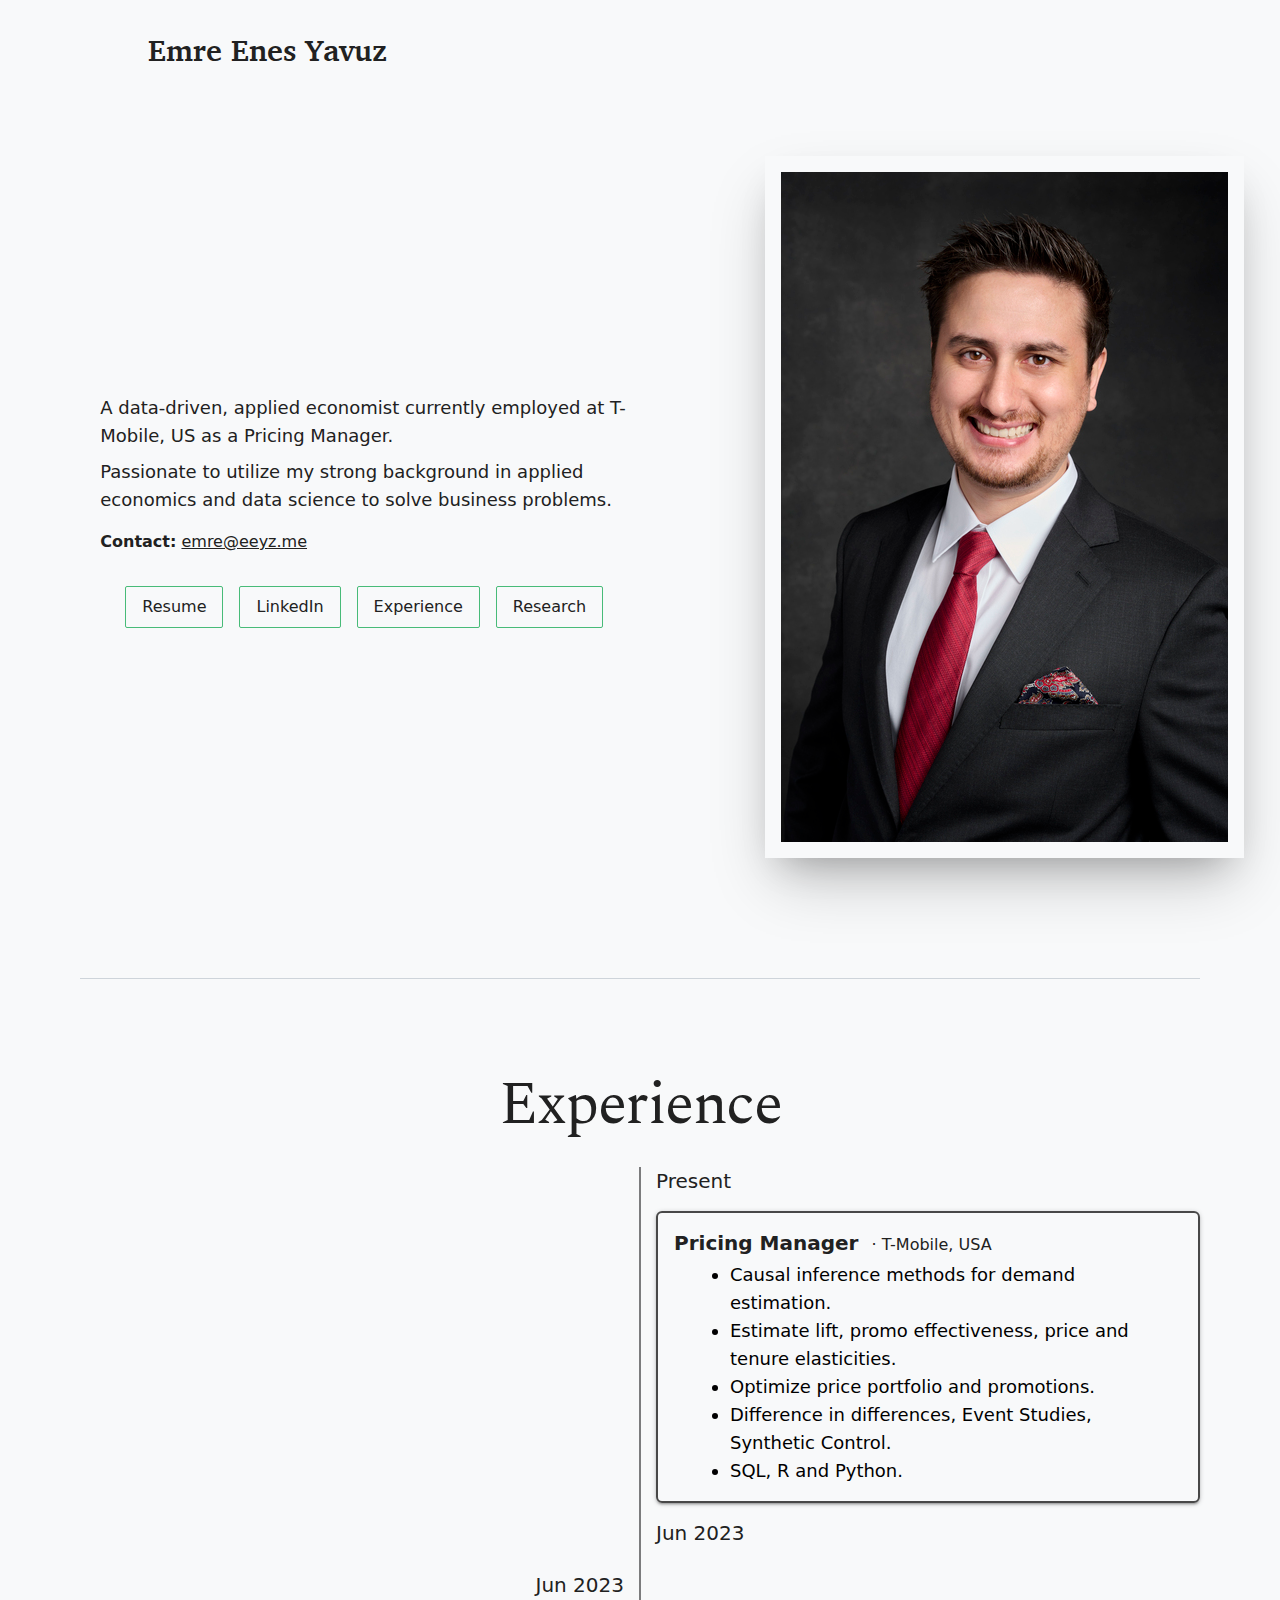
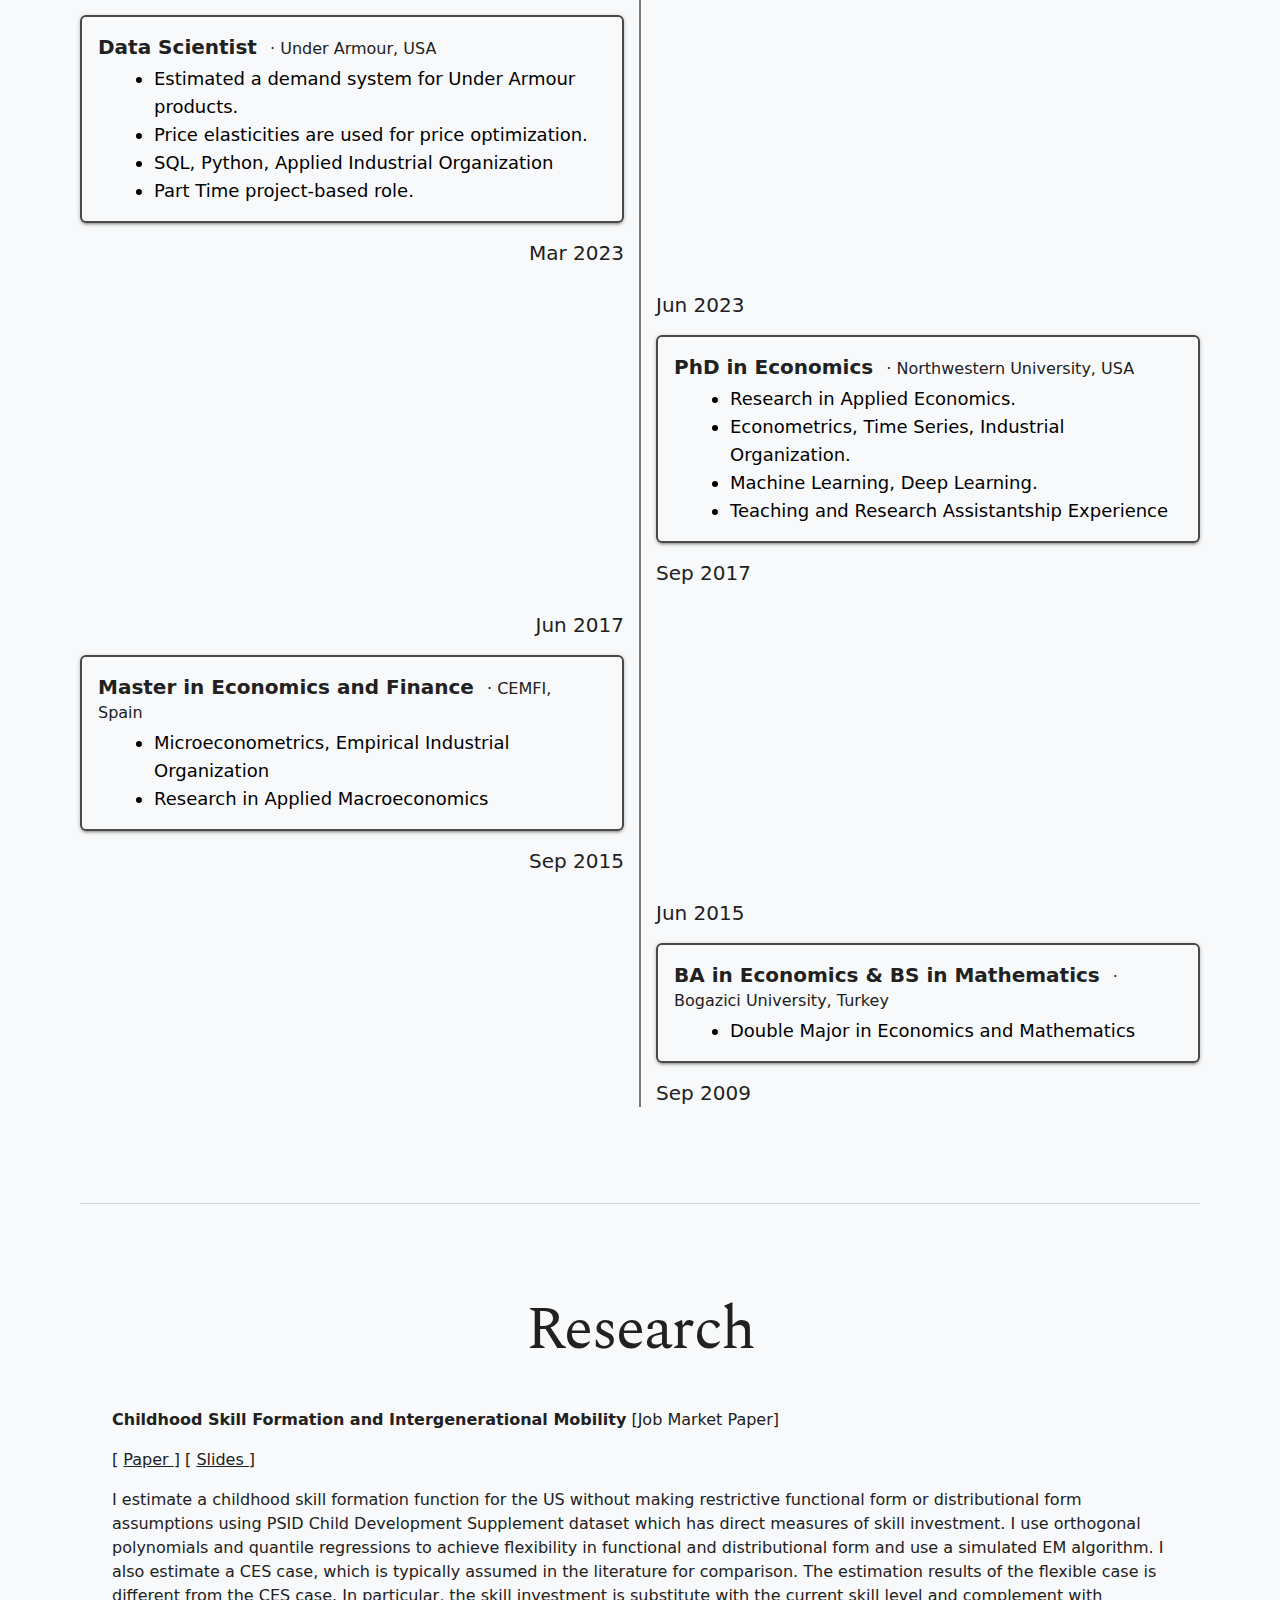
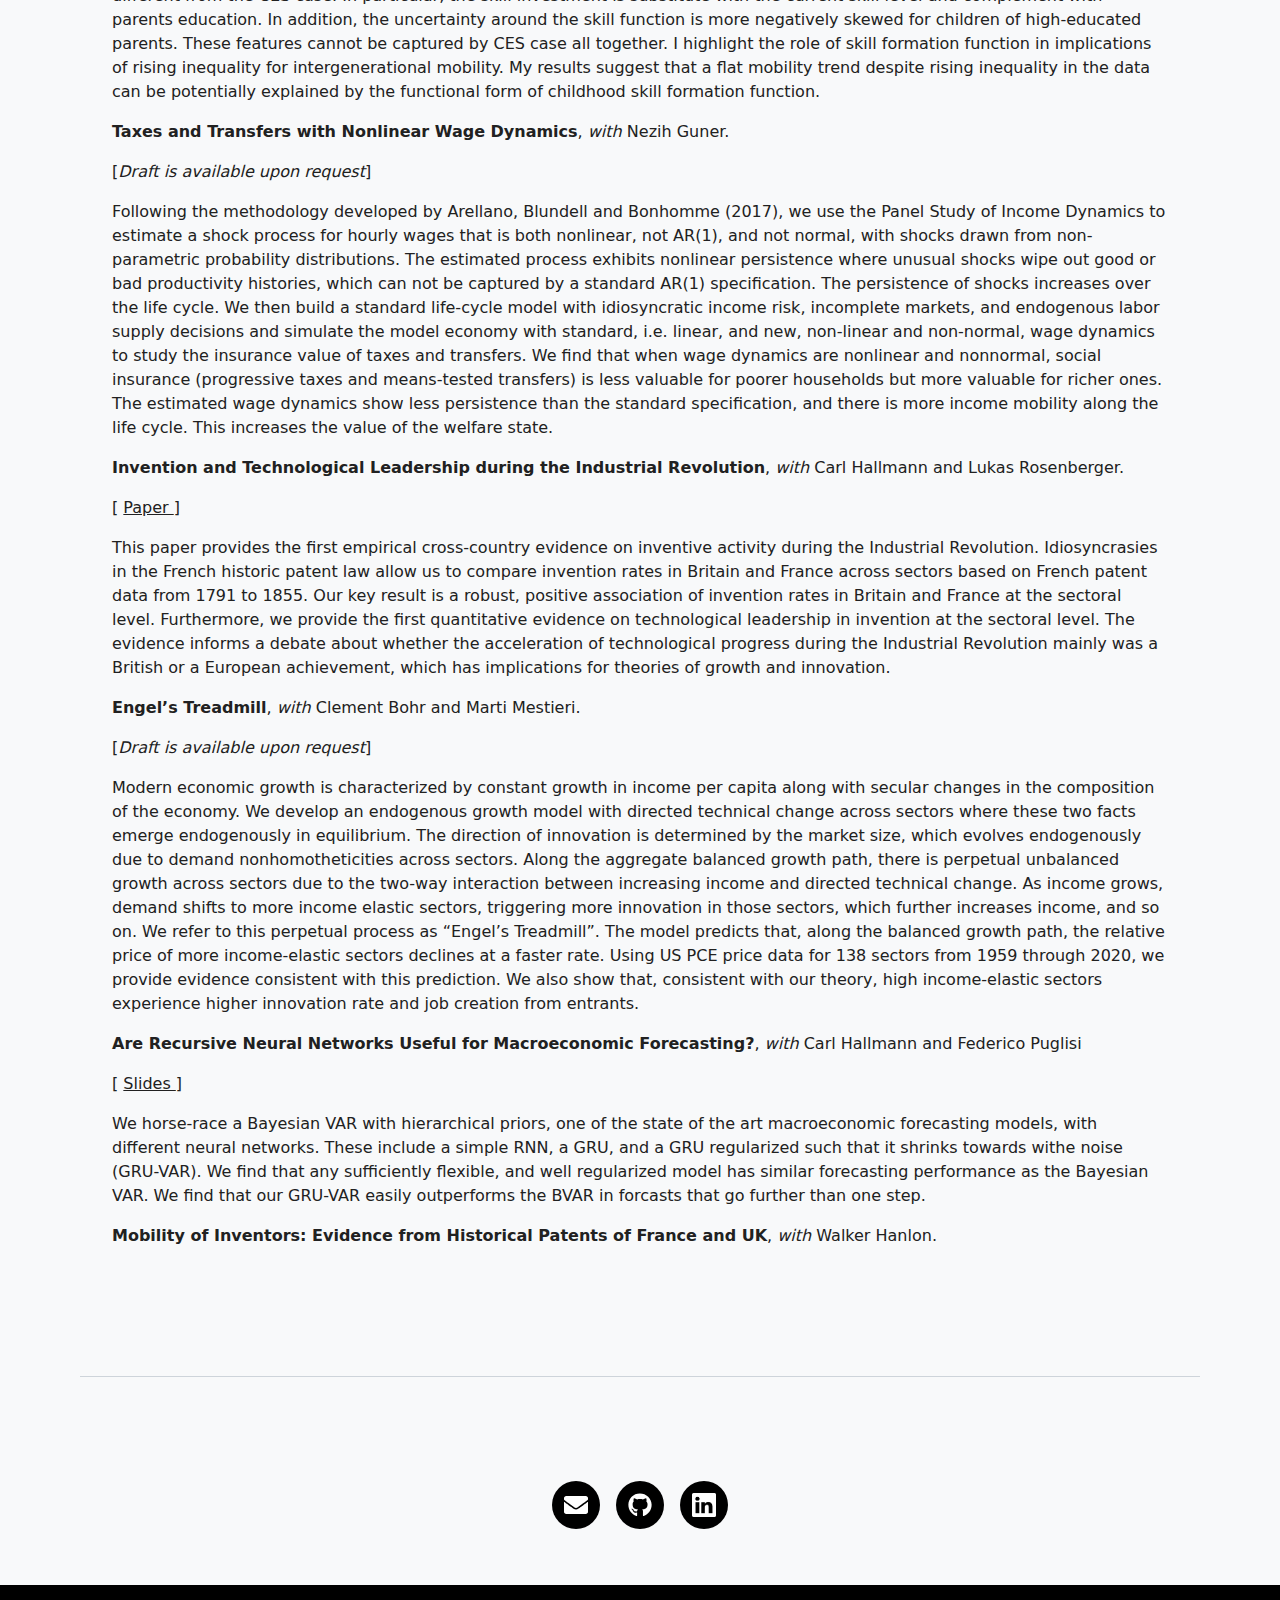
<file: index.html>
<!DOCTYPE html>
<html lang='en' class=''>

<head>
	<meta name="generator" content="Hugo 0.92.2" />
	<meta http-equiv="Content-Type" content="text/html; charset=utf-8" />
<meta name=viewport content="width=device-width, initial-scale=1">



<meta name="description" content="Personal Website of Emre Enes Yavuz" />



<title>
	Emre Enes Yavuz
	
</title>

<link href="/index.xml" rel="alternate" type="application/rss+xml" title="Emre Enes Yavuz" />



<link rel="icon" href="/favicon.ico">

	
















<script src="/js/pico.min.f68158e607f7493b08ceb09d0d24efe0.js" intergrity="md5-9oFY5gf3STsIzrCdDSTv4A==" crossorigin="anonymous"></script>


	





<link rel="stylesheet" href="/css/main.min.117cdd134fc4cf3158feb770fb77b5cf.css" crossorigin="anonymous" media="screen"
	integrity="md5-EXzdE0/EzzFY/rdw+3e1zw==">












<link rel="stylesheet" href="/style/style.min.d41d8cd98f00b204e9800998ecf8427e.css" crossorigin="anonymous" media="screen"
	integrity="md5-1B2M2Y8AsgTpgAmY7PhCfg==">










<link rel="stylesheet" href="/css/main.min.1b6695ede8a03de873124c10b957342b.css" crossorigin="anonymous" media="screen"
	integrity="md5-G2aV7eigPehzEkwQuVc0Kw==">


</head>

<body class="min-h-screen bg-secondary-light dark:bg-secondary text-primary relative pb-24">
	
	<div id="top" class="dark"></div>

<header class="w-full flex items-center justify-between px-5 mx-auto md:pt-8 md:max-w-5xl pt-5">
	
	<div class="flex items-center">
		<a href="/" class="inline-block font-bold no-underline select-none">
			<h1 class="hidden md:block font-charter tracking-normal m-0">
				Emre Enes Yavuz
			</h1>

			<div class="md:hidden">
				<div class="w-8 h-8 relative font-bold bg-white blend-diff">
	<h1 class="absolute-center m-0 font-charter text-2xl text-gray-100 blend-diff select-none">
		E
	</h1>
</div>
			</div>
		</a>
		
	</div>

	<nav class="">
		
	</nav>
</header>
	
	
	

	<main class="w-full px-4 pt-8 mx-auto md:max-w-4xl overflow-x-hidden md:overflow-visible lg:max-w-5xl xl:max-w-6xl 2xl:max-w-screen-xl">






<section id="hero" class="mt-8 mx-auto flex flex-wrap items-center">
	<div
		class="mx-auto p-2 sm:p-8 text-left  md:pl-0 md:w-1/2 ">
		<div>
			<h3 id="a-data-driven-applied-economist-currently-employed-at-t-mobile-us-as-a-pricing-manager">A data-driven, applied economist currently employed at T-Mobile, US as a Pricing Manager.</h3>
<h3 id="passionate-to-utilize-my-strong-background-in-applied-economics-and-data-science-to-solve-business-problems">Passionate to utilize my strong background in applied economics and data science to solve business problems.</h3>
<p><strong>Contact:</strong> 




<a href="mailto:emre@eeyz.me" 
	class="underline " >
	emre@eeyz.me
</a></p>

		</div>
		<div class="mx-auto mt-8 mb-8 md:mb-0 flex justify-center">
			
			
			

			
			
			














<a  class='px-4 py-2 mx-2 rounded-sm text-center border border-accent hover:border-accent-dark transition duration-300 ease-in-out no-underline hover:bg-accent-dark hover:text-secondary dark:hover:text-primary dark:text-primary' href='/docs/resume.pdf'>
  Resume
</a>

			
			
			

			
			
			














<a  class='px-4 py-2 mx-2 rounded-sm text-center border border-accent hover:border-accent-dark transition duration-300 ease-in-out no-underline hover:bg-accent-dark hover:text-secondary dark:hover:text-primary dark:text-primary' href='https://www.linkedin.com/in/eeyz/'>
  LinkedIn
</a>

			
			
			

			
			
			














<a  class='px-4 py-2 mx-2 rounded-sm text-center border border-accent hover:border-accent-dark transition duration-300 ease-in-out no-underline hover:bg-accent-dark hover:text-secondary dark:hover:text-primary dark:text-primary' href='/#timeline'>
  Experience
</a>

			
			
			

			
			
			














<a  class='px-4 py-2 mx-2 rounded-sm text-center border border-accent hover:border-accent-dark transition duration-300 ease-in-out no-underline hover:bg-accent-dark hover:text-secondary dark:hover:text-primary dark:text-primary' href='/#pages'>
  Research
</a>

			
		</div>
	</div>

	
	<div
		class="my-6 p-4 mx-auto max-w-3/4 sm:max-w-2/3 lg:max-w-1/2 lg:relative xl:-right-10 xl:-right-16 shadow-soft relative bg-secondary-light">
		<img src="/img/myphoto_small.jpg" alt="hero image" class="max-h-vh-3/4">
	</div>
	

</section>


<hr class="my-24 border-secondary-dark dark:border-secondary-light">












<section id="timeline">
	<div class="text-center w-full mb-8">
		<h1 class="my-0 text-4xl sm:text-5xl md:text-6xl">
			Experience
		</h1>
		
	</div>

	<div class="relative">
		
		<div class="h-full border-l border-primary-dark absolute left-0 md:absolute-center"></div>
		<div>
			
			

			
			

			
			
			
			


			<div class="md:w-1/2 mb-6 md:ml-auto pl-4">

				
				<div class="mb-4 font-light text-primary text-xl">Present</div>
				
				<div
					class="p-4 border-2 border-primary-light dark:border-secondary-light rounded-md transition ease-in-out duration-300 shadow-2 hover:shadow-8 ">
					<h2 class="inline-block my-0 text-primary">Pricing Manager</h2>

					
					<span class="mx-2">&middot; T-Mobile, USA</span>
					

					<h3 class="mt-1 mb-0 text-primary-dark"><ul>
<li>Causal inference methods for demand estimation.</li>
<li>Estimate lift, promo effectiveness, price and tenure elasticities.</li>
<li>Optimize price portfolio and promotions.</li>
<li>Difference in differences, Event Studies, Synthetic Control.</li>
<li>SQL, R and Python.</li>
</ul>
</h3>

					
				</div>
				<div class="mt-4 font-light text-primary text-xl">Jun 2023</div>
			</div>

			
			

			
			

			


			<div class="md:w-1/2 mb-6 md:mr-auto pl-4 md:pl-0 md:pr-4">

				
				<div class="mb-4 md:text-right font-light text-primary text-xl">Jun 2023
				</div>
				
				<div
					class="p-4 border-2 border-primary-light dark:border-secondary-light rounded-md transition ease-in-out duration-300 shadow-2 hover:shadow-8 ">
					<h2 class="inline-block my-0 text-primary">Data Scientist</h2>

					
					<span class="mx-2">&middot; Under Armour, USA</span>
					

					<h3 class="mt-1 mb-0 text-primary-dark"><ul>
<li>Estimated a demand system for Under Armour products.</li>
<li>Price elasticities are used for price optimization.</li>
<li>SQL, Python, Applied Industrial Organization</li>
<li>Part Time project-based role.</li>
</ul>
</h3>

					
				</div>
				<div class="mt-4 md:text-right font-light text-primary text-xl">Mar 2023</div>
			</div>

			
			

			
			

			
			
			
			


			<div class="md:w-1/2 mb-6 md:ml-auto pl-4">

				
				<div class="mb-4 font-light text-primary text-xl">Jun 2023
				</div>
				
				<div
					class="p-4 border-2 border-primary-light dark:border-secondary-light rounded-md transition ease-in-out duration-300 shadow-2 hover:shadow-8 ">
					<h2 class="inline-block my-0 text-primary">PhD in Economics</h2>

					
					<span class="mx-2">&middot; Northwestern University, USA</span>
					

					<h3 class="mt-1 mb-0 text-primary-dark"><ul>
<li>Research in Applied Economics.</li>
<li>Econometrics, Time Series, Industrial Organization.</li>
<li>Machine Learning, Deep Learning.</li>
<li>Teaching and Research Assistantship Experience</li>
</ul>
</h3>

					
				</div>
				<div class="mt-4 font-light text-primary text-xl">Sep 2017</div>
			</div>

			
			

			
			

			


			<div class="md:w-1/2 mb-6 md:mr-auto pl-4 md:pl-0 md:pr-4">

				
				<div class="mb-4 md:text-right font-light text-primary text-xl">Jun 2017
				</div>
				
				<div
					class="p-4 border-2 border-primary-light dark:border-secondary-light rounded-md transition ease-in-out duration-300 shadow-2 hover:shadow-8 ">
					<h2 class="inline-block my-0 text-primary">Master in Economics and Finance</h2>

					
					<span class="mx-2">&middot; CEMFI, Spain</span>
					

					<h3 class="mt-1 mb-0 text-primary-dark"><ul>
<li>Microeconometrics, Empirical Industrial Organization</li>
<li>Research in Applied Macroeconomics</li>
</ul>
</h3>

					
				</div>
				<div class="mt-4 md:text-right font-light text-primary text-xl">Sep 2015</div>
			</div>

			
			

			
			

			
			
			
			


			<div class="md:w-1/2 mb-6 md:ml-auto pl-4">

				
				<div class="mb-4 font-light text-primary text-xl">Jun 2015
				</div>
				
				<div
					class="p-4 border-2 border-primary-light dark:border-secondary-light rounded-md transition ease-in-out duration-300 shadow-2 hover:shadow-8 ">
					<h2 class="inline-block my-0 text-primary">BA in Economics &amp; BS in Mathematics</h2>

					
					<span class="mx-2">&middot; Bogazici University, Turkey</span>
					

					<h3 class="mt-1 mb-0 text-primary-dark"><ul>
<li>Double Major in Economics and Mathematics</li>
</ul>
</h3>

					
				</div>
				<div class="mt-4 font-light text-primary text-xl">Sep 2009</div>
			</div>

			
		</div>
	</div>
</section>

<hr class="my-24 border-secondary-dark dark:border-secondary-light">







<section id="pages">

	<div class="text-center w-full">
		<h1 class="my-0 text-4xl sm:text-5xl md:text-6xl">
			Research
		</h1>
		
	</div>

	<div
		class="mx-auto p-2 sm:p-8 text-left ">
		<div>
			<p><strong>Childhood Skill Formation and Intergenerational Mobility</strong> [Job Market Paper]</p>
<p>[




<a href="/docs/jmp_eey.pdf" 
	class="underline " >
	Paper
</a>] [




<a href="/docs/jmp_slides.pdf" 
	class="underline " >
	Slides
</a>]</p>
<p>I estimate a childhood skill formation function for the US without making restrictive functional form or distributional form assumptions using PSID Child Development Supplement dataset which has direct measures of skill investment. I use orthogonal polynomials and quantile regressions to achieve flexibility in functional and distributional form and use a simulated EM algorithm. I also estimate a CES case, which is typically assumed in the literature for comparison. The estimation results of the flexible case is different from the CES case. In particular, the skill investment is substitute with the current skill level and complement with parents education. In addition, the uncertainty around the skill function is more negatively skewed for children of high-educated parents. These features cannot be captured by CES case all together. I highlight the role of skill formation function in implications of rising inequality for intergenerational mobility. My results suggest that a flat mobility trend despite rising inequality in the data can be potentially explained by the functional form of childhood skill formation function.</p>
<p><strong>Taxes and Transfers with Nonlinear Wage Dynamics</strong>, <em>with</em> Nezih Guner.</p>
<p>[<em>Draft is available upon request</em>]</p>
<p>Following the methodology developed by Arellano, Blundell and Bonhomme (2017), we use the Panel Study of Income Dynamics to estimate a shock process for hourly wages that is both nonlinear, not AR(1), and not normal, with shocks drawn from non-parametric probability distributions. The estimated process exhibits nonlinear persistence where unusual shocks wipe out good or bad productivity histories, which can not be captured by a standard AR(1) specification. The persistence of shocks increases over the life cycle. We then build a standard life-cycle model with idiosyncratic income risk, incomplete markets, and endogenous labor supply decisions and simulate the model economy with standard, i.e. linear, and new, non-linear and non-normal, wage dynamics to study the insurance value of taxes and transfers. We find that when wage dynamics are nonlinear and nonnormal, social insurance (progressive taxes and means-tested transfers) is less valuable for poorer households but more valuable for richer ones. The estimated wage dynamics show less persistence than the standard specification, and there is more income mobility along the life cycle. This increases the value of the welfare state.</p>
<p><strong>Invention and Technological Leadership during the Industrial Revolution</strong>, <em>with</em>  Carl Hallmann and Lukas Rosenberger.</p>
<p>[




<a href="/docs/JMP_Lukas_Rosenberger.pdf" 
	class="underline " >
	Paper
</a>]</p>
<p>This paper provides the first empirical cross-country evidence on inventive activity during the Industrial Revolution. Idiosyncrasies in the French historic patent law allow us to compare invention rates in Britain and France across sectors based on French patent data from 1791 to 1855. Our key result is a robust, positive association of invention rates in Britain and France at the sectoral level. Furthermore, we provide the first quantitative evidence on technological leadership in invention at the sectoral level. The evidence informs a debate about whether the acceleration of technological progress during the Industrial Revolution mainly was a British or a European achievement, which has implications for theories of growth and innovation.</p>
<p><strong>Engel&rsquo;s Treadmill</strong>,  <em>with</em> Clement Bohr and Marti Mestieri.</p>
<p>[<em>Draft is available upon request</em>]</p>
<p>Modern economic growth is characterized by constant growth in income per capita along with secular changes in the composition of the economy. We develop an endogenous growth model with directed technical change across sectors where these two facts emerge endogenously in equilibrium. The direction of innovation is determined by the market size, which evolves endogenously due to demand nonhomotheticities across sectors. Along the aggregate balanced growth path, there is perpetual unbalanced growth across sectors due to the two-way interaction between increasing income and directed technical change. As income grows, demand shifts to more income elastic sectors, triggering more innovation in those sectors, which further increases income, and so on. We refer to this perpetual process as &ldquo;Engel&rsquo;s Treadmill&rdquo;. The model predicts that, along the balanced growth path, the relative price of more income-elastic sectors declines at a faster rate. Using US PCE price data for 138 sectors from 1959 through 2020, we provide evidence consistent with this prediction. We also show that, consistent with our theory, high income-elastic sectors experience higher innovation rate and job creation from entrants.</p>
<p><strong>Are Recursive Neural Networks Useful for Macroeconomic Forecasting?</strong>, <em>with</em> Carl Hallmann and Federico Puglisi</p>
<p>[




<a href="/docs/rnns_vs_bvar.pdf" 
	class="underline " >
	Slides
</a>]</p>
<p>We horse-race a Bayesian VAR with hierarchical priors, one of the state of the art macroeconomic forecasting models, with different neural networks. These include a simple RNN, a GRU, and a GRU regularized such that it shrinks towards withe noise (GRU-VAR). We find that any sufficiently flexible, and well regularized model has similar forecasting performance as the Bayesian VAR. We find that our GRU-VAR easily outperforms the BVAR in forcasts that go further than one step.</p>
<p><strong>Mobility of Inventors: Evidence from Historical Patents of France and UK</strong>,  <em>with</em> Walker Hanlon.</p>

		</div>
	</div>

</section>


<hr class="my-24 border-secondary-dark dark:border-secondary-light">




<div class="flex justify-center items-center flex-wrap">
	
	<a href="mailto:emre@eeyz.me" title="email"
		class="bg-black rounded-full p-3 mx-2 my-2 transform hover:scale-110 active:scale-90 transition-transform duration-300 ease-in-out"
		 >
		<img src="/icons/email.svg" alt="email icon" class="w-4 h-4 md:w-6 md:h-6 blend-diff">
	</a>
	
	<a href="https://github.com/emreenesyavuz" title="github"
		class="bg-black rounded-full p-3 mx-2 my-2 transform hover:scale-110 active:scale-90 transition-transform duration-300 ease-in-out"
		 target="_blank"   rel="noopener" >
		<img src="/icons/github.svg" alt="github icon" class="w-4 h-4 md:w-6 md:h-6 blend-diff">
	</a>
	
	<a href="https://www.linkedin.com/in/eeyz" title="linkedin"
		class="bg-black rounded-full p-3 mx-2 my-2 transform hover:scale-110 active:scale-90 transition-transform duration-300 ease-in-out"
		 target="_blank"   rel="noopener" >
		<img src="/icons/linkedin.png" alt="linkedin icon" class="w-4 h-4 md:w-6 md:h-6 blend-diff">
	</a>
	
</div>
<div class="mt-12"></div>




	</main>

	<div class="absolute bottom-0 w-full"><footer class="w-full h-24 text-center text-xs text-gray-400 bg-black relative">
	<div class="w-full px-6 md:pt-0 md:mx-auto md:max-w-5xl flex flex-1 space-between items-center absolute-center">
		<a href="/" class="absolute">
			<div class="w-8 h-8 relative font-bold bg-white blend-diff">
	<h1 class="absolute-center m-0 font-charter text-2xl text-gray-100 blend-diff select-none">
		E
	</h1>
</div>
		</a>

	</div>
</footer>

	</div>
</body>

</html>
</file>
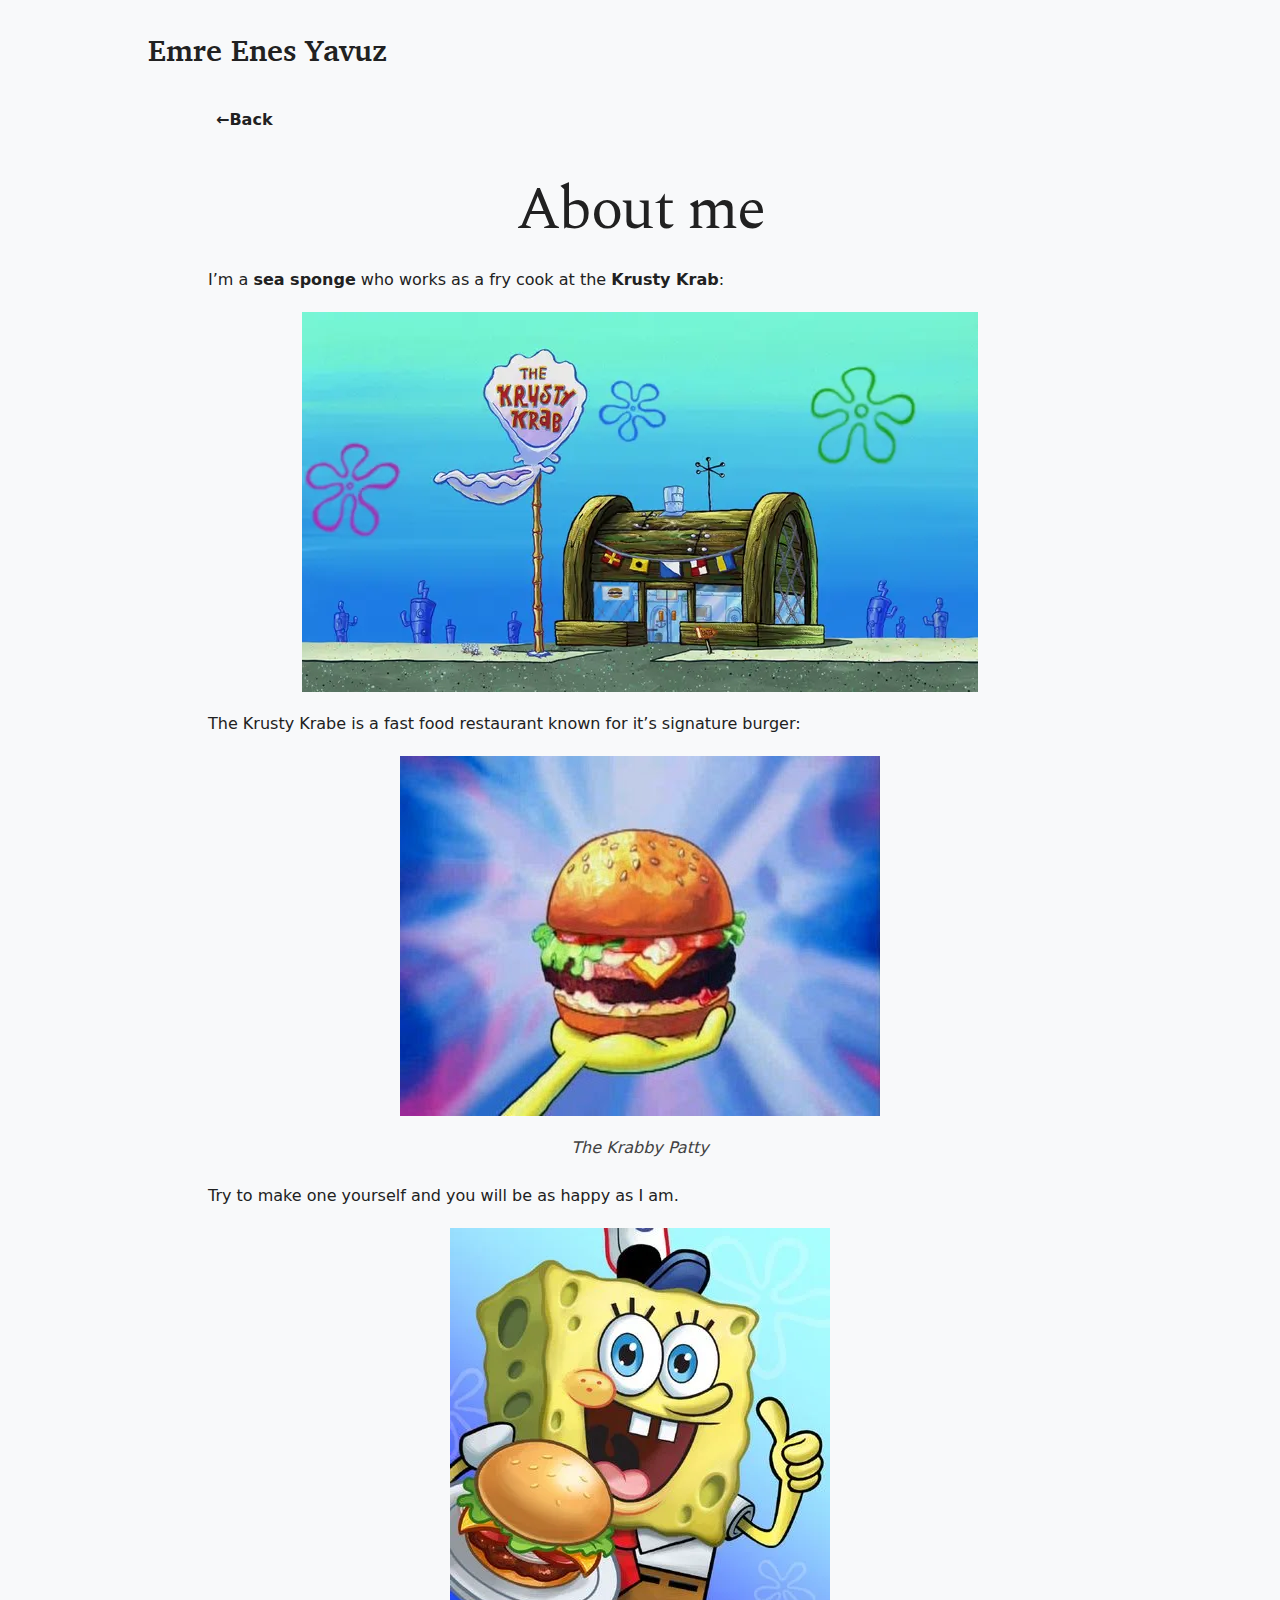
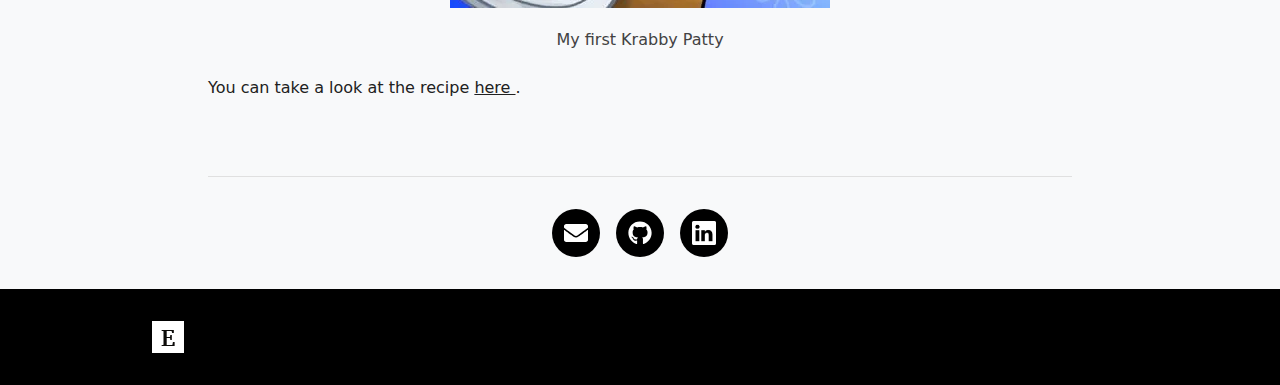
<file: about/index.html>
<!DOCTYPE html>
<html lang='en' class=''>

<head>
	<meta http-equiv="Content-Type" content="text/html; charset=utf-8" />
<meta name=viewport content="width=device-width, initial-scale=1">



<meta name="description" content="Personal Website of Emre Enes Yavuz" />



<title>
	Emre Enes Yavuz
	 - About me 
</title>



<link rel="icon" href="/favicon.ico">

	
















<script src="/js/pico.min.f68158e607f7493b08ceb09d0d24efe0.js" intergrity="md5-9oFY5gf3STsIzrCdDSTv4A==" crossorigin="anonymous"></script>


	





<link rel="stylesheet" href="/css/main.min.117cdd134fc4cf3158feb770fb77b5cf.css" crossorigin="anonymous" media="screen"
	integrity="md5-EXzdE0/EzzFY/rdw+3e1zw==">






<link rel="stylesheet" href="/css/syntax.min.a381883ed9f1079c185da5f1200cd5a9.css" crossorigin="anonymous"
	integrity="md5-o4GIPtnxB5wYXaXxIAzVqQ==" media="screen">









<link rel="stylesheet" href="/style/style.min.d41d8cd98f00b204e9800998ecf8427e.css" crossorigin="anonymous" media="screen"
	integrity="md5-1B2M2Y8AsgTpgAmY7PhCfg==">










<link rel="stylesheet" href="/css/main.min.1b6695ede8a03de873124c10b957342b.css" crossorigin="anonymous" media="screen"
	integrity="md5-G2aV7eigPehzEkwQuVc0Kw==">


</head>

<body class="min-h-screen bg-secondary-light dark:bg-secondary text-primary relative pb-24">
	
	<div id="top" class="dark"></div>

<header class="w-full flex items-center justify-between px-5 mx-auto md:pt-8 md:max-w-5xl pt-5">
	
	<div class="flex items-center">
		<a href="/" class="inline-block font-bold no-underline select-none">
			<h1 class="hidden md:block font-charter tracking-normal m-0">
				Emre Enes Yavuz
			</h1>

			<div class="md:hidden">
				<div class="w-8 h-8 relative font-bold bg-white blend-diff">
	<h1 class="absolute-center m-0 font-charter text-2xl text-gray-100 blend-diff select-none">
		E
	</h1>
</div>
			</div>
		</a>
		
	</div>

	<nav class="">
		
	</nav>
</header>
	

	<main class="w-full px-4 pt-8 mx-auto md:max-w-4xl overflow-x-hidden md:overflow-visible ">
<button onclick="window.history.back()"
	class="bg-transparent border-none font-bold">&larr;Back</button>
<h1 class="blog-title text-center mx-auto max-w-vw-5/6 text-4xl sm:text-5xl md:text-6xl">
	About me
</h1>

<div class="blog-content text-justify leading-loose mb-12 mx-auto max-w-vw-5/6 text-md">
	<p>I&rsquo;m a <strong>sea sponge</strong> who works as a fry cook at the <strong>Krusty Krab</strong>:
<img  class="mx-auto my-4"  src="/img/krusty_krab.webp" alt=""
	>

</p>
<p>The Krusty Krabe is a fast food restaurant known for it&rsquo;s signature burger:</p>
<p><img  class="mx-auto my-4"  src="/img/krabby_patty.webp" alt="&lt;em&gt;The Krabby Patty&lt;/em&gt;"
	>


<div class="text-center my-2 font-sans text-md text-grey-800">
	<em>The Krabby Patty</em>
</div>
</p>
<p>Try to make one yourself and you will be as happy as I am.
<img  class="mx-auto my-4"  src="/img/spongebob-krusty-cook.webp" alt="My first Krabby Patty"
	>


<div class="text-center my-2 font-sans text-md text-grey-800">
	My first Krabby Patty
</div>
</p>
<p>You can take a look at the recipe 




<a href="/blog/krabby_patty/" 
	class="underline " >
	here
</a>.</p>

</div>



<div class="flex flex-wrap justify-between items-center">
	

	
</div>

<hr class="my-6">
<div class="flex justify-center items-center flex-wrap">
	
	<a href="mailto:emre@eeyz.me" title="email"
		class="bg-black rounded-full p-3 mx-2 my-2 transform hover:scale-110 active:scale-90 transition-transform duration-300 ease-in-out"
		 >
		<img src="/icons/email.svg" alt="email icon" class="w-4 h-4 md:w-6 md:h-6 blend-diff">
	</a>
	
	<a href="https://github.com/emreenesyavuz" title="github"
		class="bg-black rounded-full p-3 mx-2 my-2 transform hover:scale-110 active:scale-90 transition-transform duration-300 ease-in-out"
		 target="_blank"   rel="noopener" >
		<img src="/icons/github.svg" alt="github icon" class="w-4 h-4 md:w-6 md:h-6 blend-diff">
	</a>
	
	<a href="https://www.linkedin.com/in/eeyz" title="linkedin"
		class="bg-black rounded-full p-3 mx-2 my-2 transform hover:scale-110 active:scale-90 transition-transform duration-300 ease-in-out"
		 target="_blank"   rel="noopener" >
		<img src="/icons/linkedin.png" alt="linkedin icon" class="w-4 h-4 md:w-6 md:h-6 blend-diff">
	</a>
	
</div>
<div class="mt-6"></div>


	</main>

	<div class="absolute bottom-0 w-full"><footer class="w-full h-24 text-center text-xs text-gray-400 bg-black relative">
	<div class="w-full px-6 md:pt-0 md:mx-auto md:max-w-5xl flex flex-1 space-between items-center absolute-center">
		<a href="/" class="absolute">
			<div class="w-8 h-8 relative font-bold bg-white blend-diff">
	<h1 class="absolute-center m-0 font-charter text-2xl text-gray-100 blend-diff select-none">
		E
	</h1>
</div>
		</a>

	</div>
</footer>

	</div>
</body>

</html>
</file>
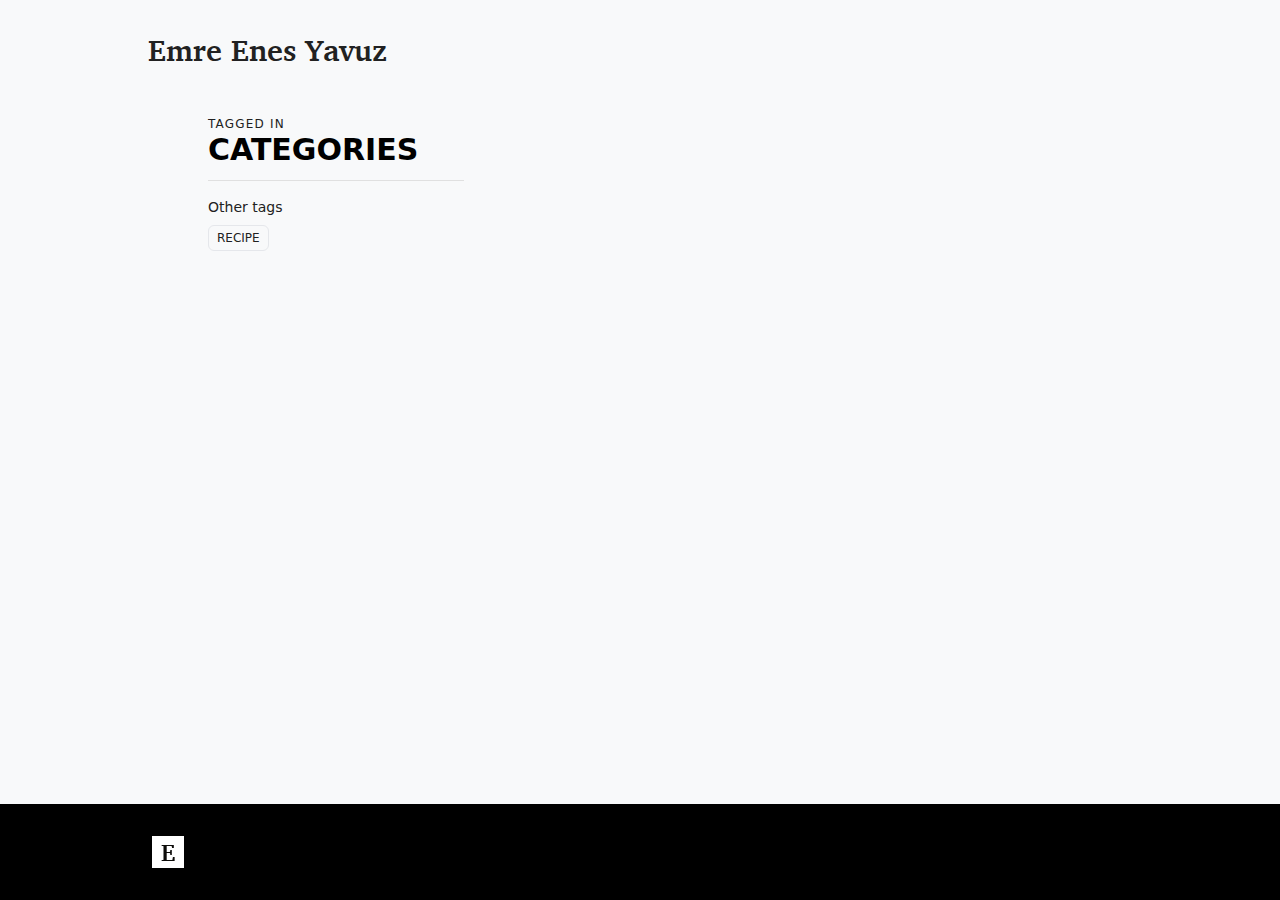
<file: categories/index.html>
<!DOCTYPE html>
<html lang='en' class=''>

<head>
	<meta http-equiv="Content-Type" content="text/html; charset=utf-8" />
<meta name=viewport content="width=device-width, initial-scale=1">



<meta name="description" content="Personal Website of Emre Enes Yavuz" />



<title>
	Emre Enes Yavuz
	 - Categories 
</title>

<link href="/categories/index.xml" rel="alternate" type="application/rss+xml" title="Emre Enes Yavuz" />



<link rel="icon" href="/favicon.ico">

	
















<script src="/js/pico.min.f68158e607f7493b08ceb09d0d24efe0.js" intergrity="md5-9oFY5gf3STsIzrCdDSTv4A==" crossorigin="anonymous"></script>


	





<link rel="stylesheet" href="/css/main.min.117cdd134fc4cf3158feb770fb77b5cf.css" crossorigin="anonymous" media="screen"
	integrity="md5-EXzdE0/EzzFY/rdw+3e1zw==">












<link rel="stylesheet" href="/style/style.min.d41d8cd98f00b204e9800998ecf8427e.css" crossorigin="anonymous" media="screen"
	integrity="md5-1B2M2Y8AsgTpgAmY7PhCfg==">










<link rel="stylesheet" href="/css/main.min.1b6695ede8a03de873124c10b957342b.css" crossorigin="anonymous" media="screen"
	integrity="md5-G2aV7eigPehzEkwQuVc0Kw==">


</head>

<body class="min-h-screen bg-secondary-light dark:bg-secondary text-primary relative pb-24">
	
	<div id="top" class="dark"></div>

<header class="w-full flex items-center justify-between px-5 mx-auto md:pt-8 md:max-w-5xl pt-5">
	
	<div class="flex items-center">
		<a href="/" class="inline-block font-bold no-underline select-none">
			<h1 class="hidden md:block font-charter tracking-normal m-0">
				Emre Enes Yavuz
			</h1>

			<div class="md:hidden">
				<div class="w-8 h-8 relative font-bold bg-white blend-diff">
	<h1 class="absolute-center m-0 font-charter text-2xl text-gray-100 blend-diff select-none">
		E
	</h1>
</div>
			</div>
		</a>
		
	</div>

	<nav class="">
		
	</nav>
</header>
	

	<main class="w-full px-4 pt-8 mx-auto md:max-w-4xl overflow-x-hidden md:overflow-visible ">
<div class="w-full lg:w-1/3 lg:pr-8 lg:sticky top-12">
	<p class="tracking-widest pb-0 text-xs text-primary">
		TAGGED IN
	</p>
	<h2 class="mt-0 text-3xl text-primary-dark dark:text-primary-light">
		CATEGORIES
	</h2>
	<div>
		<hr>
		<p class="mt-4 mb-2 text-sm">
			Other tags
		</p>
		
		
		
		
		
		
		<div class="flex flex-wrap text-xs">
			
			<a href="/tags/recipe" class="no-underline">
				<div class="py-1 px-2 mr-2 mb-2 border rounded-md">
					RECIPE
				</div>
			</a>
			
		</div>
	</div>
</div>


<div class="lg:pl-2 lg:w-2/3 lg:left-1/3 relative lg:-mt-24">
	
</div>

	</main>

	<div class="absolute bottom-0 w-full"><footer class="w-full h-24 text-center text-xs text-gray-400 bg-black relative">
	<div class="w-full px-6 md:pt-0 md:mx-auto md:max-w-5xl flex flex-1 space-between items-center absolute-center">
		<a href="/" class="absolute">
			<div class="w-8 h-8 relative font-bold bg-white blend-diff">
	<h1 class="absolute-center m-0 font-charter text-2xl text-gray-100 blend-diff select-none">
		E
	</h1>
</div>
		</a>

	</div>
</footer>

	</div>
</body>

</html>
</file>
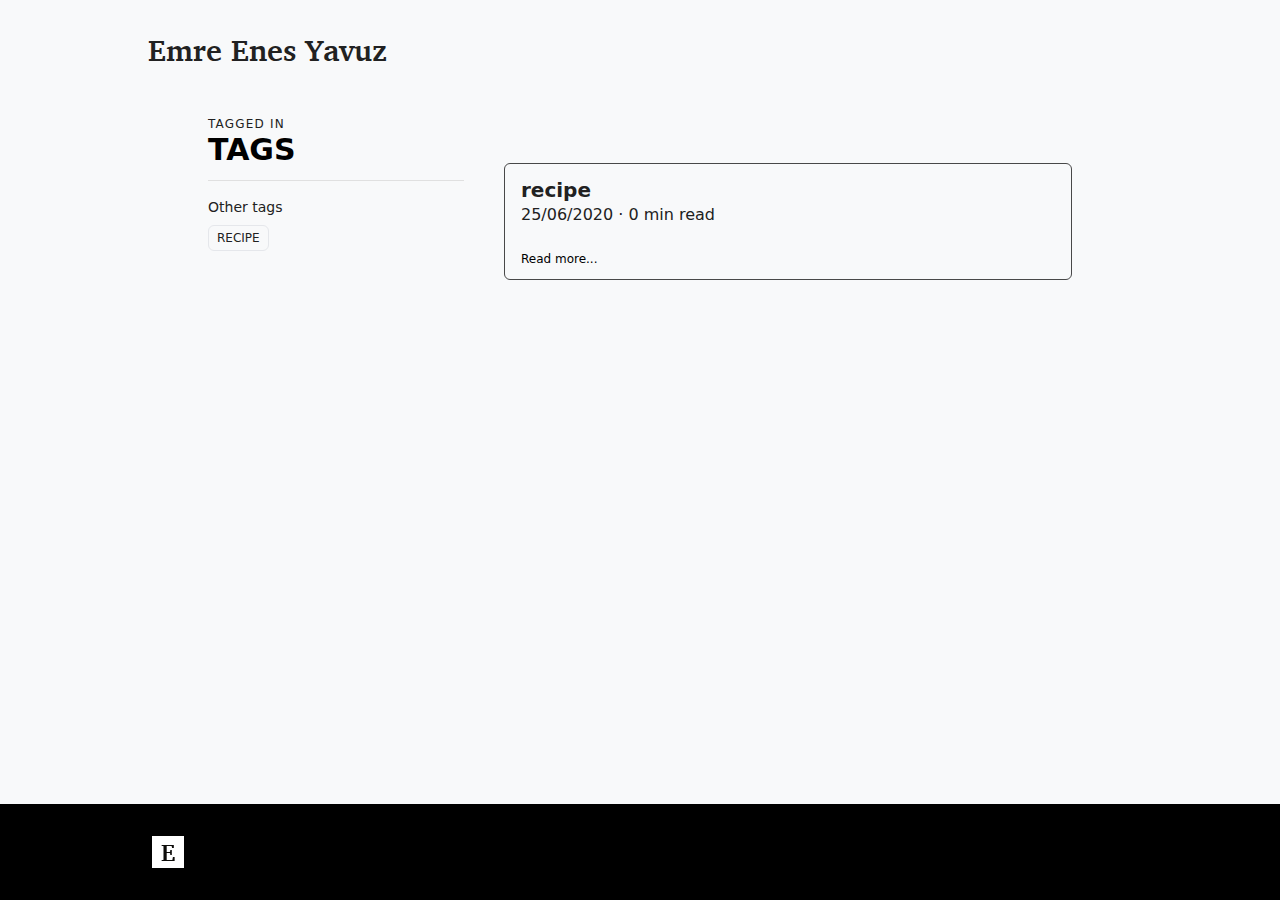
<file: tags/index.html>
<!DOCTYPE html>
<html lang='en' class=''>

<head>
	<meta http-equiv="Content-Type" content="text/html; charset=utf-8" />
<meta name=viewport content="width=device-width, initial-scale=1">



<meta name="description" content="Personal Website of Emre Enes Yavuz" />



<title>
	Emre Enes Yavuz
	 - Tags 
</title>

<link href="/tags/index.xml" rel="alternate" type="application/rss+xml" title="Emre Enes Yavuz" />



<link rel="icon" href="/favicon.ico">

	
















<script src="/js/pico.min.f68158e607f7493b08ceb09d0d24efe0.js" intergrity="md5-9oFY5gf3STsIzrCdDSTv4A==" crossorigin="anonymous"></script>


	





<link rel="stylesheet" href="/css/main.min.117cdd134fc4cf3158feb770fb77b5cf.css" crossorigin="anonymous" media="screen"
	integrity="md5-EXzdE0/EzzFY/rdw+3e1zw==">












<link rel="stylesheet" href="/style/style.min.d41d8cd98f00b204e9800998ecf8427e.css" crossorigin="anonymous" media="screen"
	integrity="md5-1B2M2Y8AsgTpgAmY7PhCfg==">










<link rel="stylesheet" href="/css/main.min.1b6695ede8a03de873124c10b957342b.css" crossorigin="anonymous" media="screen"
	integrity="md5-G2aV7eigPehzEkwQuVc0Kw==">


</head>

<body class="min-h-screen bg-secondary-light dark:bg-secondary text-primary relative pb-24">
	
	<div id="top" class="dark"></div>

<header class="w-full flex items-center justify-between px-5 mx-auto md:pt-8 md:max-w-5xl pt-5">
	
	<div class="flex items-center">
		<a href="/" class="inline-block font-bold no-underline select-none">
			<h1 class="hidden md:block font-charter tracking-normal m-0">
				Emre Enes Yavuz
			</h1>

			<div class="md:hidden">
				<div class="w-8 h-8 relative font-bold bg-white blend-diff">
	<h1 class="absolute-center m-0 font-charter text-2xl text-gray-100 blend-diff select-none">
		E
	</h1>
</div>
			</div>
		</a>
		
	</div>

	<nav class="">
		
	</nav>
</header>
	

	<main class="w-full px-4 pt-8 mx-auto md:max-w-4xl overflow-x-hidden md:overflow-visible ">
<div class="w-full lg:w-1/3 lg:pr-8 lg:sticky top-12">
	<p class="tracking-widest pb-0 text-xs text-primary">
		TAGGED IN
	</p>
	<h2 class="mt-0 text-3xl text-primary-dark dark:text-primary-light">
		TAGS
	</h2>
	<div>
		<hr>
		<p class="mt-4 mb-2 text-sm">
			Other tags
		</p>
		
		
		
		
		
		
		<div class="flex flex-wrap text-xs">
			
			<a href="/tags/recipe" class="no-underline">
				<div class="py-1 px-2 mr-2 mb-2 border rounded-md">
					RECIPE
				</div>
			</a>
			
		</div>
	</div>
</div>


<div class="lg:pl-2 lg:w-2/3 lg:left-1/3 relative lg:-mt-24">
	
	<div>
		<div class="mb-4 border border-primary-light dark:border-secondary-light rounded-md overflow-hidden">
	<a href="/tags/recipe/" class="no-underline block">
		
			<span class="block">
				
				<div class="px-4 mt-3 mb-3">
					<h2 class="m-0 inline-block overflow-ellipsis">recipe</h2>
					<span class="block no-underline font-thin text-primary dark:text-primary-light -mt-2">
						25/06/2020 &middot; 0 min read
					</span>
				</div>
				<div class="px-4 mb-3 text-primary-dark overflow-ellipsis">
					
					
					
					<span class="text-xs mt-3 block no-underline">Read more...</span>
				</div>
			</span>
		</a>
</div>
	</div>
	
</div>

	</main>

	<div class="absolute bottom-0 w-full"><footer class="w-full h-24 text-center text-xs text-gray-400 bg-black relative">
	<div class="w-full px-6 md:pt-0 md:mx-auto md:max-w-5xl flex flex-1 space-between items-center absolute-center">
		<a href="/" class="absolute">
			<div class="w-8 h-8 relative font-bold bg-white blend-diff">
	<h1 class="absolute-center m-0 font-charter text-2xl text-gray-100 blend-diff select-none">
		E
	</h1>
</div>
		</a>

	</div>
</footer>

	</div>
</body>

</html>
</file>
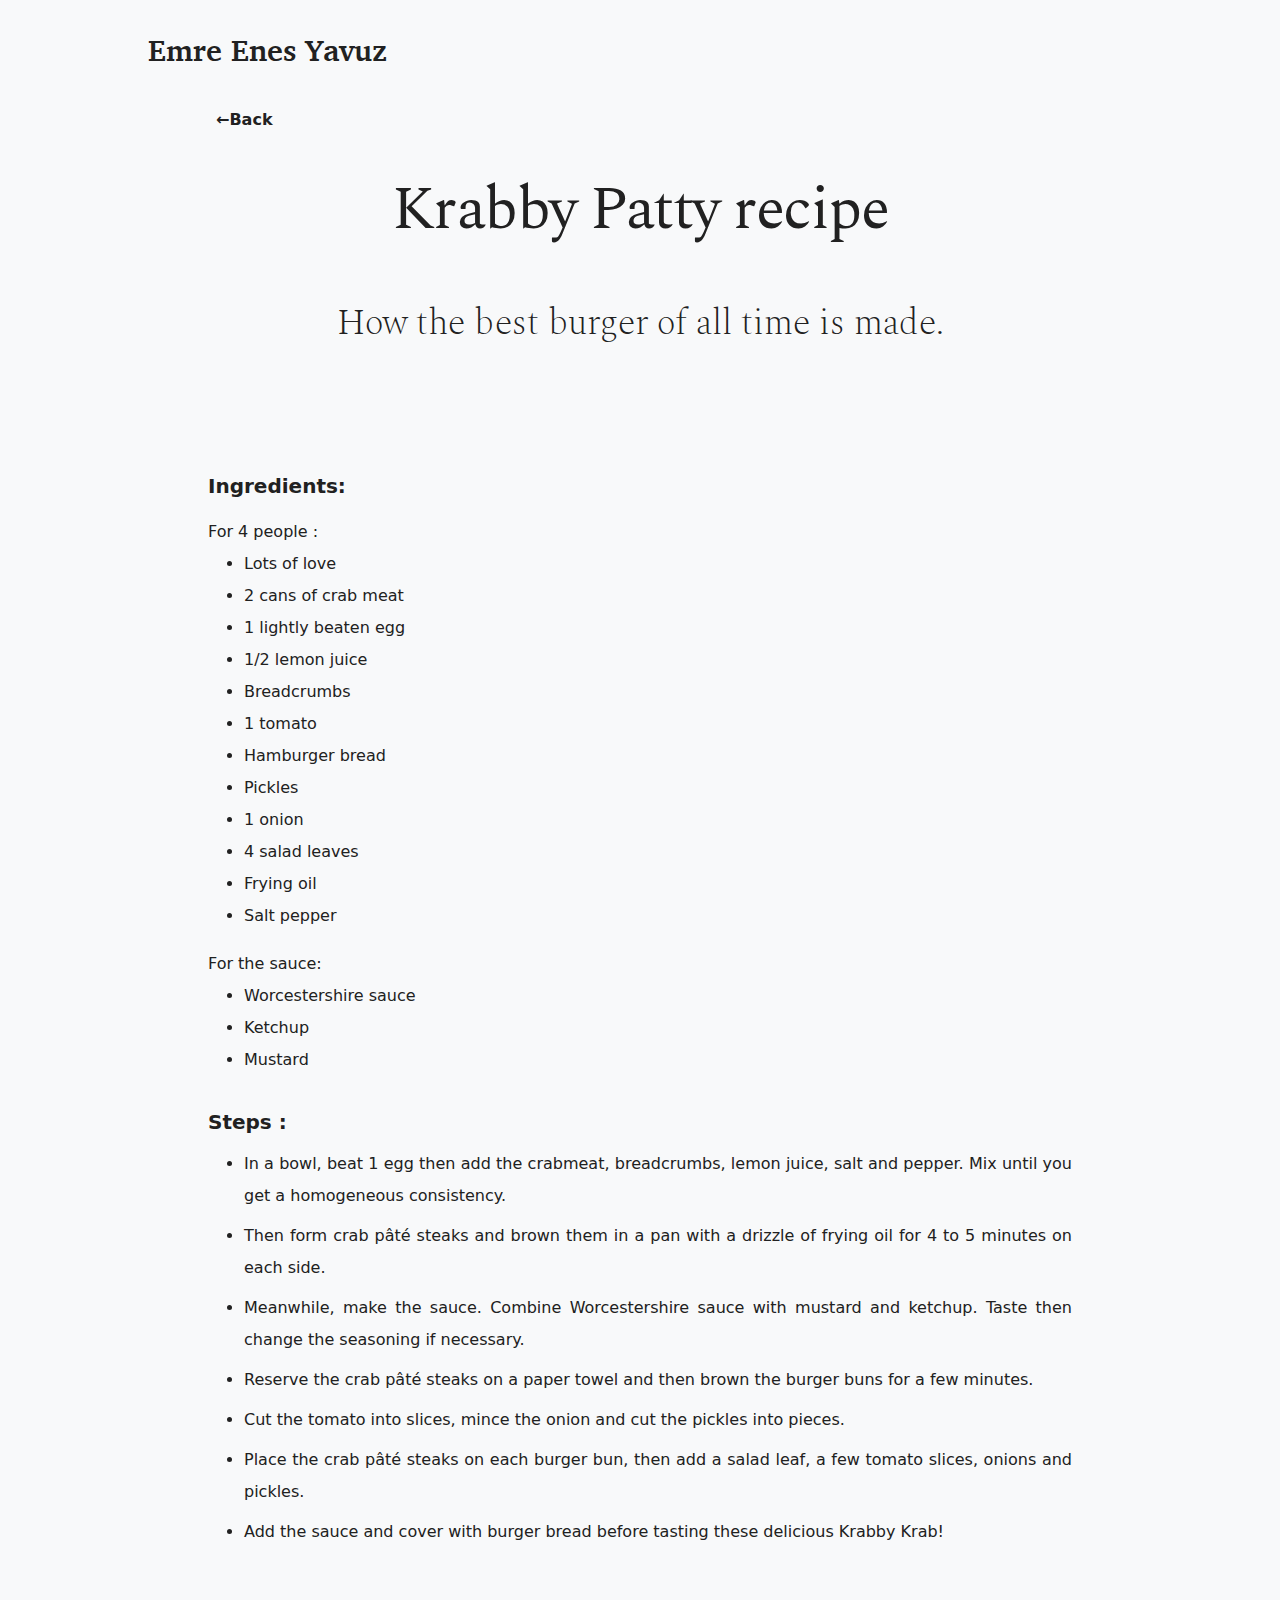
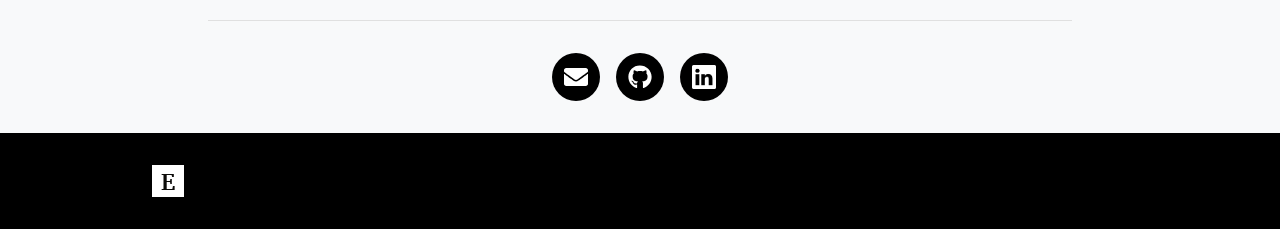
<file: blog/krabby_patty/index.html>
<!DOCTYPE html>
<html lang='en' class=''>

<head>
	<meta http-equiv="Content-Type" content="text/html; charset=utf-8" />
<meta name=viewport content="width=device-width, initial-scale=1">

<meta name="description" content="Recipe of the legendary Krabby Patty." />

<title>
	Emre Enes Yavuz
	 - Krabby Patty recipe 
</title>



<link rel="icon" href="/favicon.ico">

	
















<script src="/js/pico.min.f68158e607f7493b08ceb09d0d24efe0.js" intergrity="md5-9oFY5gf3STsIzrCdDSTv4A==" crossorigin="anonymous"></script>


	





<link rel="stylesheet" href="/css/main.min.117cdd134fc4cf3158feb770fb77b5cf.css" crossorigin="anonymous" media="screen"
	integrity="md5-EXzdE0/EzzFY/rdw+3e1zw==">






<link rel="stylesheet" href="/css/syntax.min.a381883ed9f1079c185da5f1200cd5a9.css" crossorigin="anonymous"
	integrity="md5-o4GIPtnxB5wYXaXxIAzVqQ==" media="screen">









<link rel="stylesheet" href="/style/style.min.d41d8cd98f00b204e9800998ecf8427e.css" crossorigin="anonymous" media="screen"
	integrity="md5-1B2M2Y8AsgTpgAmY7PhCfg==">










<link rel="stylesheet" href="/css/main.min.1b6695ede8a03de873124c10b957342b.css" crossorigin="anonymous" media="screen"
	integrity="md5-G2aV7eigPehzEkwQuVc0Kw==">


</head>

<body class="min-h-screen bg-secondary-light dark:bg-secondary text-primary relative pb-24">
	
	<div id="top" class="dark"></div>

<header class="w-full flex items-center justify-between px-5 mx-auto md:pt-8 md:max-w-5xl pt-5">
	
	<div class="flex items-center">
		<a href="/" class="inline-block font-bold no-underline select-none">
			<h1 class="hidden md:block font-charter tracking-normal m-0">
				Emre Enes Yavuz
			</h1>

			<div class="md:hidden">
				<div class="w-8 h-8 relative font-bold bg-white blend-diff">
	<h1 class="absolute-center m-0 font-charter text-2xl text-gray-100 blend-diff select-none">
		E
	</h1>
</div>
			</div>
		</a>
		
	</div>

	<nav class="">
		
	</nav>
</header>
	

	<main class="w-full px-4 pt-8 mx-auto md:max-w-4xl overflow-x-hidden md:overflow-visible ">
<button onclick="window.history.back()"
	class="bg-transparent border-none font-bold">&larr;Back</button>
<h1 class="blog-title text-center mx-auto max-w-vw-5/6 text-4xl sm:text-5xl md:text-6xl">
	Krabby Patty recipe
</h1>

<h2 class="blog-subtitle text-center font-serif font-thin mx-auto mb-16 md:mt-16 md:mb-32 max-w-vw-11/12 text-2xl sm:text-3xl md:text-4xl">
	How the best burger of all time is made.
</h2>

<div class="blog-content text-justify leading-loose mb-12 mx-auto max-w-vw-5/6 text-md">
	<h2 id="ingredients">Ingredients:</h2>
<p>For 4 people :</p>
<ul>
<li>Lots of love</li>
<li>2 cans of crab meat</li>
<li>1 lightly beaten egg</li>
<li>1/2 lemon juice</li>
<li>Breadcrumbs</li>
<li>1 tomato</li>
<li>Hamburger bread</li>
<li>Pickles</li>
<li>1 onion</li>
<li>4 salad leaves</li>
<li>Frying oil</li>
<li>Salt pepper</li>
</ul>
<p>For the sauce:</p>
<ul>
<li>Worcestershire sauce</li>
<li>Ketchup</li>
<li>Mustard</li>
</ul>
<h2 id="steps-">Steps :</h2>
<ul>
<li>
<p>In a bowl, beat 1 egg then add the crabmeat, breadcrumbs, lemon juice, salt and pepper. Mix until you get a homogeneous consistency.</p>
</li>
<li>
<p>Then form crab pâté steaks and brown them in a pan with a drizzle of frying oil for 4 to 5 minutes on each side.</p>
</li>
<li>
<p>Meanwhile, make the sauce. Combine Worcestershire sauce with mustard and ketchup. Taste then change the seasoning if necessary.</p>
</li>
<li>
<p>Reserve the crab pâté steaks on a paper towel and then brown the burger buns for a few minutes.</p>
</li>
<li>
<p>Cut the tomato into slices, mince the onion and cut the pickles into pieces.</p>
</li>
<li>
<p>Place the crab pâté steaks on each burger bun, then add a salad leaf, a few tomato slices, onions and pickles.</p>
</li>
<li>
<p>Add the sauce and cover with burger bread before tasting these delicious Krabby Krab!</p>
</li>
</ul>

</div>



<div class="flex flex-wrap justify-between items-center">
	

	
</div>

<hr class="my-6">
<div class="flex justify-center items-center flex-wrap">
	
	<a href="mailto:emre@eeyz.me" title="email"
		class="bg-black rounded-full p-3 mx-2 my-2 transform hover:scale-110 active:scale-90 transition-transform duration-300 ease-in-out"
		 >
		<img src="/icons/email.svg" alt="email icon" class="w-4 h-4 md:w-6 md:h-6 blend-diff">
	</a>
	
	<a href="https://github.com/emreenesyavuz" title="github"
		class="bg-black rounded-full p-3 mx-2 my-2 transform hover:scale-110 active:scale-90 transition-transform duration-300 ease-in-out"
		 target="_blank"   rel="noopener" >
		<img src="/icons/github.svg" alt="github icon" class="w-4 h-4 md:w-6 md:h-6 blend-diff">
	</a>
	
	<a href="https://www.linkedin.com/in/eeyz" title="linkedin"
		class="bg-black rounded-full p-3 mx-2 my-2 transform hover:scale-110 active:scale-90 transition-transform duration-300 ease-in-out"
		 target="_blank"   rel="noopener" >
		<img src="/icons/linkedin.png" alt="linkedin icon" class="w-4 h-4 md:w-6 md:h-6 blend-diff">
	</a>
	
</div>
<div class="mt-6"></div>


	</main>

	<div class="absolute bottom-0 w-full"><footer class="w-full h-24 text-center text-xs text-gray-400 bg-black relative">
	<div class="w-full px-6 md:pt-0 md:mx-auto md:max-w-5xl flex flex-1 space-between items-center absolute-center">
		<a href="/" class="absolute">
			<div class="w-8 h-8 relative font-bold bg-white blend-diff">
	<h1 class="absolute-center m-0 font-charter text-2xl text-gray-100 blend-diff select-none">
		E
	</h1>
</div>
		</a>

	</div>
</footer>

	</div>
</body>

</html>
</file>
<file: css/main.min.117cdd134fc4cf3158feb770fb77b5cf.css>
:root{--color-primary:#212121;--color-primary-dark:#000000;--color-primary-light:#484848;--color-secondary:#e9ecef;--color-secondary-dark:#ced4da;--color-secondary-light:#f8f9fa;--color-accent:#48bb78;--color-accent-dark:#43a76c;--color-accent-light:#7deea7}.dark *{--color-primary:#dee2e6;--color-primary-dark:#adb5bd;--color-primary-light:#e9ecef;--color-secondary:#161616;--color-secondary-dark:#000000;--color-secondary-light:#303030;--color-accent:#9e44ae;--color-accent-dark:#6d0e7e;--color-accent-light:#d174e0}@font-face{font-family:charter;src:url(../fonts/charter/bold_italic.woff)format("woff");font-weight:700;font-style:italic;font-display:swap}@font-face{font-family:charter;src:url(../fonts/charter/bold.woff)format("woff");font-weight:700;font-style:normal;font-display:swap}@font-face{font-family:charter;src:url(../fonts/charter/italic.woff)format("woff");font-weight:400;font-style:italic;font-display:swap}@font-face{font-family:charter;src:url(../fonts/charter/regular.woff)format("woff");font-weight:400;font-style:normal;font-display:swap}@font-face{font-family:spectral;font-style:italic;font-weight:200;font-display:swap;src:url(../fonts/spectral/extra_light_italic.woff2)format("woff2")}@font-face{font-family:spectral;font-style:italic;font-weight:300;font-display:swap;src:url(../fonts/spectral/light_italic.woff2)format("woff2")}@font-face{font-family:spectral;font-style:italic;font-weight:400;font-display:swap;src:url(../fonts/spectral/italic.woff2)format("woff2")}@font-face{font-family:spectral;font-style:italic;font-weight:500;font-display:swap;src:url(../fonts/spectral/medium_italic.woff2)format("woff2")}@font-face{font-family:spectral;font-style:italic;font-weight:600;font-display:swap;src:url(../fonts/spectral/semi_bold_italic.woff2)format("woff2")}@font-face{font-family:spectral;font-style:italic;font-weight:700;font-display:swap;src:url(../fonts/spectral/bold_italic.woff2)format("woff2")}@font-face{font-family:spectral;font-style:italic;font-weight:800;font-display:swap;src:url(../fonts/spectral/extra_bold_italic.woff2)format("woff2")}@font-face{font-family:spectral;font-style:normal;font-weight:200;font-display:swap;src:url(../fonts/spectral/extra_light.woff2)format("woff2")}@font-face{font-family:spectral;font-style:normal;font-weight:300;font-display:swap;src:url(../fonts/spectral/light.woff2)format("woff2")}@font-face{font-family:spectral;font-style:normal;font-weight:400;font-display:swap;src:url(../fonts/spectral/regular.woff2)format("woff2")}@font-face{font-family:spectral;font-style:normal;font-weight:500;font-display:swap;src:url(../fonts/spectral/medium.woff2)format("woff2")}@font-face{font-family:spectral;font-style:normal;font-weight:600;font-display:swap;src:url(../fonts/spectral/semi_bold.woff2)format("woff2")}@font-face{font-family:spectral;font-style:normal;font-weight:700;font-display:swap;src:url(../fonts/spectral/bold.woff2)format("woff2")}@font-face{font-family:spectral;font-style:normal;font-weight:800;font-display:swap;src:url(../fonts/spectral/extra_bold.woff2)format("woff2")}/*!tailwindcss v2.2.19 | MIT License | https://tailwindcss.com*//*!modern-normalize v1.1.0 | MIT License | https://github.com/sindresorhus/modern-normalize*/*,::before,::after{box-sizing:border-box}html{-moz-tab-size:4;-o-tab-size:4;tab-size:4}html{line-height:1.15;-webkit-text-size-adjust:100%}body{margin:0}body{font-family:system-ui,-apple-system,segoe ui,Roboto,Helvetica,Arial,sans-serif,apple color emoji,segoe ui emoji}hr{height:0;color:inherit}strong{font-weight:bolder}pre{font-family:ui-monospace,SFMono-Regular,Consolas,liberation mono,Menlo,monospace;font-size:1em}small{font-size:80%}table{text-indent:0;border-color:inherit}button,input,textarea{font-family:inherit;font-size:100%;line-height:1.15;margin:0}button{text-transform:none}button,[type=button],[type=reset],[type=submit]{-webkit-appearance:button}progress{vertical-align:baseline}h1,h2,h3,hr,p,pre{margin:0}button{background-color:transparent;background-image:none}ul{list-style:none;margin:0;padding:0}html{font-family:ui-sans-serif,system-ui,-apple-system,BlinkMacSystemFont,segoe ui,Roboto,helvetica neue,Arial,noto sans,sans-serif,apple color emoji,segoe ui emoji,segoe ui symbol,noto color emoji;line-height:1.5}body{font-family:inherit;line-height:inherit}*,::before,::after{box-sizing:border-box;border-width:0;border-style:solid;border-color:initial}hr{border-top-width:1px}img{border-style:solid}textarea{resize:vertical}input::-moz-placeholder,textarea::-moz-placeholder{opacity:1;color:#9ca3af}input:-ms-input-placeholder,textarea:-ms-input-placeholder{opacity:1;color:#9ca3af}input::placeholder,textarea::placeholder{opacity:1;color:#9ca3af}button,[role=button]{cursor:pointer}table{border-collapse:collapse}h1,h2,h3{font-size:inherit;font-weight:inherit}a{color:inherit;text-decoration:inherit}button,input,textarea{padding:0;line-height:inherit;color:inherit}pre{font-family:ui-monospace,SFMono-Regular,Menlo,Monaco,Consolas,liberation mono,courier new,monospace}img,svg{display:block;vertical-align:middle}img{max-width:100%;height:auto}[hidden]{display:none}*,::before,::after{--tw-border-opacity:1;border-color:rgba(229,231,235,var(--tw-border-opacity))}.fixed{position:fixed}.absolute{position:absolute}.relative{position:relative}.sticky{position:-webkit-sticky;position:sticky}.top-0{top:0}.top-12{top:3rem}.right-0{right:0}.bottom-0{bottom:0}.left-0{left:0}.z-50{z-index:50}.float-right{float:right}.m-0{margin:0}.mx-1{margin-left:.25rem;margin-right:.25rem}.mx-2{margin-left:.5rem;margin-right:.5rem}.mx-auto{margin-left:auto;margin-right:auto}.my-0{margin-top:0;margin-bottom:0}.my-2{margin-top:.5rem;margin-bottom:.5rem}.my-4{margin-top:1rem;margin-bottom:1rem}.my-6{margin-top:1.5rem;margin-bottom:1.5rem}.my-16{margin-top:4rem;margin-bottom:4rem}.my-24{margin-top:6rem;margin-bottom:6rem}.mt-0{margin-top:0}.mt-1{margin-top:.25rem}.mt-3{margin-top:.75rem}.mt-4{margin-top:1rem}.mt-6{margin-top:1.5rem}.mt-8{margin-top:2rem}.mt-12{margin-top:3rem}.mt-24{margin-top:6rem}.-mt-2{margin-top:-.5rem}.mr-1{margin-right:.25rem}.mr-2{margin-right:.5rem}.mr-4{margin-right:1rem}.mr-8{margin-right:2rem}.mb-0{margin-bottom:0}.mb-1{margin-bottom:.25rem}.mb-2{margin-bottom:.5rem}.mb-3{margin-bottom:.75rem}.mb-4{margin-bottom:1rem}.mb-6{margin-bottom:1.5rem}.mb-8{margin-bottom:2rem}.mb-12{margin-bottom:3rem}.mb-16{margin-bottom:4rem}.ml-2{margin-left:.5rem}.ml-4{margin-left:1rem}.ml-auto{margin-left:auto}.block{display:block}.inline-block{display:inline-block}.inline{display:inline}.flex{display:flex}.table{display:table}.hidden{display:none}.h-4{height:1rem}.h-8{height:2rem}.h-24{height:6rem}.h-32{height:8rem}.h-40{height:10rem}.h-48{height:12rem}.h-full{height:100%}.max-h-vh-3\/4{max-height:75vh}.min-h-screen{min-height:100vh}.w-4{width:1rem}.w-8{width:2rem}.w-full{width:100%}.max-w-xl{max-width:36rem}.max-w-4xl{max-width:56rem}.max-w-6xl{max-width:72rem}.max-w-3\/4{max-width:75%}.max-w-vw-5\/6{max-width:83.33333333333334vw}.max-w-vw-11\/12{max-width:91.66666666666666vw}.flex-1{flex:1}.flex-initial{flex:initial}.table-auto{table-layout:auto}.transform{--tw-translate-x:0;--tw-translate-y:0;--tw-rotate:0;--tw-skew-x:0;--tw-skew-y:0;--tw-scale-x:1;--tw-scale-y:1;transform:translateX(var(--tw-translate-x))translateY(var(--tw-translate-y))rotate(var(--tw-rotate))skewX(var(--tw-skew-x))skewY(var(--tw-skew-y))scaleX(var(--tw-scale-x))scaleY(var(--tw-scale-y))}.rotate-90{--tw-rotate:90deg}.-rotate-90{--tw-rotate:-90deg}.hover\:scale-110:hover{--tw-scale-x:1.1;--tw-scale-y:1.1}.active\:scale-90:active{--tw-scale-x:.9;--tw-scale-y:.9}@-webkit-keyframes spin{to{transform:rotate(360deg)}}@keyframes spin{to{transform:rotate(360deg)}}@-webkit-keyframes ping{75%,100%{transform:scale(2);opacity:0}}@keyframes ping{75%,100%{transform:scale(2);opacity:0}}@-webkit-keyframes pulse{50%{opacity:.5}}@keyframes pulse{50%{opacity:.5}}@-webkit-keyframes bounce{0%,100%{transform:translateY(-25%);-webkit-animation-timing-function:cubic-bezier(.8,0,1,1);animation-timing-function:cubic-bezier(.8,0,1,1)}50%{transform:none;-webkit-animation-timing-function:cubic-bezier(0,0,.2,1);animation-timing-function:cubic-bezier(0,0,.2,1)}}@keyframes bounce{0%,100%{transform:translateY(-25%);-webkit-animation-timing-function:cubic-bezier(.8,0,1,1);animation-timing-function:cubic-bezier(.8,0,1,1)}50%{transform:none;-webkit-animation-timing-function:cubic-bezier(0,0,.2,1);animation-timing-function:cubic-bezier(0,0,.2,1)}}.select-none{-webkit-user-select:none;-moz-user-select:none;-ms-user-select:none;user-select:none}.flex-col{flex-direction:column}.flex-wrap{flex-wrap:wrap}.items-center{align-items:center}.justify-center{justify-content:center}.justify-between{justify-content:space-between}.overflow-hidden{overflow:hidden}.overflow-y-auto{overflow-y:auto}.overflow-x-hidden{overflow-x:hidden}.overflow-ellipsis{text-overflow:ellipsis}.break-words{overflow-wrap:break-word}.rounded-sm{border-radius:.125rem}.rounded-md{border-radius:.375rem}.rounded-full{border-radius:9999px}.border-2{border-width:2px}.border{border-width:1px}.border-t{border-top-width:1px}.border-l{border-left-width:1px}.border-none{border-style:none}.border-gray-200{--tw-border-opacity:1;border-color:rgba(229,231,235,var(--tw-border-opacity))}.border-gray-600{--tw-border-opacity:1;border-color:rgba(75,85,99,var(--tw-border-opacity))}.border-primary-dark{border-color:var(--color-primary-dark)}.border-primary-light{border-color:var(--color-primary-light)}.border-secondary{border-color:var(--color-secondary)}.border-secondary-dark{border-color:var(--color-secondary-dark)}.border-accent{border-color:var(--color-accent)}.hover\:border-accent-dark:hover{border-color:var(--color-accent-dark)}.focus\:border-accent:focus{border-color:var(--color-accent)}.dark .dark\:border-secondary-light{border-color:var(--color-secondary-light)}.bg-transparent{background-color:transparent}.bg-black{--tw-bg-opacity:1;background-color:rgba(0,0,0,var(--tw-bg-opacity))}.bg-white{--tw-bg-opacity:1;background-color:rgba(255,255,255,var(--tw-bg-opacity))}.bg-gray-100{--tw-bg-opacity:1;background-color:rgba(243,244,246,var(--tw-bg-opacity))}.bg-gray-200{--tw-bg-opacity:1;background-color:rgba(229,231,235,var(--tw-bg-opacity))}.bg-green-300{--tw-bg-opacity:1;background-color:rgba(154,230,180,var(--tw-bg-opacity))}.bg-primary{background-color:var(--color-primary)}.bg-secondary-dark{background-color:var(--color-secondary-dark)}.bg-secondary-light{background-color:var(--color-secondary-light)}.bg-accent{background-color:var(--color-accent)}.hover\:bg-secondary:hover{background-color:var(--color-secondary)}.hover\:bg-accent-dark:hover{background-color:var(--color-accent-dark)}.dark .dark\:bg-secondary{background-color:var(--color-secondary)}.dark .dark\:bg-secondary-light{background-color:var(--color-secondary-light)}.bg-gradient-to-r{background-image:linear-gradient(to right,var(--tw-gradient-stops))}.from-accent-light{--tw-gradient-from:var(--color-accent-light);--tw-gradient-stops:var(--tw-gradient-from), var(--tw-gradient-to, rgba(255, 255, 255, 0))}.via-accent-dark{--tw-gradient-stops:var(--tw-gradient-from), var(--color-accent-dark), var(--tw-gradient-to, rgba(255, 255, 255, 0))}.to-accent{--tw-gradient-to:var(--color-accent)}.bg-cover{background-size:cover}.bg-center{background-position:50%}.p-1{padding:.25rem}.p-2{padding:.5rem}.p-3{padding:.75rem}.p-4{padding:1rem}.px-1{padding-left:.25rem;padding-right:.25rem}.px-2{padding-left:.5rem;padding-right:.5rem}.px-3{padding-left:.75rem;padding-right:.75rem}.px-4{padding-left:1rem;padding-right:1rem}.px-5{padding-left:1.25rem;padding-right:1.25rem}.px-6{padding-left:1.5rem;padding-right:1.5rem}.py-1{padding-top:.25rem;padding-bottom:.25rem}.py-2{padding-top:.5rem;padding-bottom:.5rem}.py-4{padding-top:1rem;padding-bottom:1rem}.pt-5{padding-top:1.25rem}.pt-8{padding-top:2rem}.pr-1{padding-right:.25rem}.pr-2{padding-right:.5rem}.pb-0{padding-bottom:0}.pb-2{padding-bottom:.5rem}.pb-24{padding-bottom:6rem}.pl-1{padding-left:.25rem}.pl-2{padding-left:.5rem}.pl-4{padding-left:1rem}.text-left{text-align:left}.text-center{text-align:center}.text-right{text-align:right}.text-justify{text-align:justify}.align-middle{vertical-align:middle}.font-sans{font-family:ui-sans-serif,system-ui,-apple-system,BlinkMacSystemFont,segoe ui,Roboto,helvetica neue,Arial,noto sans,sans-serif,apple color emoji,segoe ui emoji,segoe ui symbol,noto color emoji}.font-serif{font-family:Spectral,Georgia,Cambria,Times New Roman,Times,serif}.font-charter{font-family:charter,Georgia,Cambria,Times New Roman,Times,serif}.text-xs{font-size:.75rem;line-height:1rem}.text-sm{font-size:.875rem;line-height:1.25rem}.text-lg{font-size:1.125rem;line-height:1.75rem}.text-xl{font-size:1.25rem;line-height:1.75rem}.text-2xl{font-size:1.5rem;line-height:2rem}.text-3xl{font-size:1.875rem;line-height:2.25rem}.text-4xl{font-size:2.25rem;line-height:2.5rem}.font-thin{font-weight:100}.font-light{font-weight:300}.font-normal{font-weight:400}.font-semibold{font-weight:600}.font-bold{font-weight:700}.uppercase{text-transform:uppercase}.italic{font-style:italic}.leading-loose{line-height:2}.tracking-normal{letter-spacing:0}.tracking-widest{letter-spacing:.1em}.text-gray-100{--tw-text-opacity:1;color:rgba(243,244,246,var(--tw-text-opacity))}.text-gray-400{--tw-text-opacity:1;color:rgba(156,163,175,var(--tw-text-opacity))}.text-gray-600{--tw-text-opacity:1;color:rgba(75,85,99,var(--tw-text-opacity))}.text-gray-700{--tw-text-opacity:1;color:rgba(55,65,81,var(--tw-text-opacity))}.text-red-500{--tw-text-opacity:1;color:rgba(239,68,68,var(--tw-text-opacity))}.text-grey-800{--tw-text-opacity:1;color:rgba(66,66,66,var(--tw-text-opacity))}.text-primary{color:var(--color-primary)}.text-primary-dark{color:var(--color-primary-dark)}.text-secondary{color:var(--color-secondary)}.hover\:text-primary-light:hover{color:var(--color-primary-light)}.hover\:text-secondary:hover{color:var(--color-secondary)}.dark .dark\:text-primary{color:var(--color-primary)}.dark .dark\:text-primary-light{color:var(--color-primary-light)}.dark .dark\:hover\:text-primary:hover{color:var(--color-primary)}.dark .dark\:hover\:text-primary-dark:hover{color:var(--color-primary-dark)}.underline{text-decoration:underline}.no-underline{text-decoration:none}*,::before,::after{--tw-shadow:0 0 #0000}.shadow-2{--tw-shadow:0 1px 5px rgba(0,0,0,0.2), 0 2px 2px rgba(0,0,0,0.14), 0 3px 1px -2px rgba(0,0,0,0.12);box-shadow:var(--tw-ring-offset-shadow,0 0 #0000),var(--tw-ring-shadow,0 0 #0000),var(--tw-shadow)}.shadow-4{--tw-shadow:0 2px 4px -1px rgba(0,0,0,0.2), 0 4px 5px rgba(0,0,0,0.14), 0 1px 10px rgba(0,0,0,0.12);box-shadow:var(--tw-ring-offset-shadow,0 0 #0000),var(--tw-ring-shadow,0 0 #0000),var(--tw-shadow)}.shadow-soft{--tw-shadow:0 30px 60px -10px rgba(0,0,0,.22), 0 18px 36px -18px rgba(0,0,0,.25);box-shadow:var(--tw-ring-offset-shadow,0 0 #0000),var(--tw-ring-shadow,0 0 #0000),var(--tw-shadow)}.hover\:shadow-8:hover{--tw-shadow:0 5px 5px -3px rgba(0,0,0,0.2), 0 8px 10px 1px rgba(0,0,0,0.14), 0 3px 14px 2px rgba(0,0,0,0.12);box-shadow:var(--tw-ring-offset-shadow,0 0 #0000),var(--tw-ring-shadow,0 0 #0000),var(--tw-shadow)}*,::before,::after{--tw-ring-inset:var(--tw-empty,/*!*/ /*!*/);--tw-ring-offset-width:0px;--tw-ring-offset-color:#fff;--tw-ring-color:rgba(59, 130, 246, 0.5);--tw-ring-offset-shadow:0 0 #0000;--tw-ring-shadow:0 0 #0000}.transition{transition-property:background-color,border-color,color,fill,stroke,opacity,box-shadow,transform,filter,-webkit-backdrop-filter;transition-property:background-color,border-color,color,fill,stroke,opacity,box-shadow,transform,filter,backdrop-filter;transition-property:background-color,border-color,color,fill,stroke,opacity,box-shadow,transform,filter,backdrop-filter,-webkit-backdrop-filter;transition-timing-function:cubic-bezier(.4,0,.2,1);transition-duration:150ms}.transition-transform{transition-property:transform;transition-timing-function:cubic-bezier(.4,0,.2,1);transition-duration:150ms}.duration-200{transition-duration:200ms}.duration-300{transition-duration:300ms}.ease-in-out{transition-timing-function:cubic-bezier(.4,0,.2,1)}.blend-diff{mix-blend-mode:difference}.overflow-ellipsis{text-overflow:ellipsis;white-space:nowrap;max-width:100%;overflow:hidden}.absolute-center{position:absolute;top:50%;left:50%;transform:translate(-50%,-50%)}*{mix-blend-mode:initial}html{position:relative;scroll-behavior:smooth}@media(prefers-reduced-motion:reduce){html{scroll-behavior:auto}}*::-moz-selection{background-color:var(--color-accent-light)}*::selection{background-color:var(--color-accent-light)}h1{margin-top:1.5rem;margin-bottom:1.5rem;font-family:Spectral,Georgia,Cambria,Times New Roman,Times,serif;font-size:1.875rem;line-height:2.25rem;letter-spacing:-.025em}h2{margin-top:.75rem;margin-bottom:.75rem;font-size:1.25rem;line-height:1.75rem;font-weight:700}h3{margin-top:.5rem;margin-bottom:.5rem;font-size:1.125rem;line-height:1.75rem}hr{border-top-width:1px;--tw-border-opacity:1;border-color:rgba(224,224,224,var(--tw-border-opacity))}a{text-decoration:underline}a,a:hover{color:inherit}p{margin-top:1rem;font-family:ui-sans-serif,system-ui,-apple-system,BlinkMacSystemFont,segoe ui,Roboto,helvetica neue,Arial,noto sans,sans-serif,apple color emoji,segoe ui emoji,segoe ui symbol,noto color emoji}ul{list-style:initial;margin-left:2rem;padding-left:1.5rem}input,textarea,button{margin-bottom:1rem;border-radius:.375rem;padding:.5rem;outline:2px solid transparent;outline-offset:2px}input:not([type=checkbox]):not([type=button]):not([type=submit]):not([type=reset]):not([type=color]):not([type=file]):not([type=hidden]):not([type=image]):not([type=radio]),textarea{width:100%;border-width:2px}input[type=submit],input[type=reset]{cursor:pointer;padding-left:.5rem;padding-right:.5rem}@media(min-width:640px){.sm\:mx-12{margin-left:3rem;margin-right:3rem}.sm\:block{display:block}.sm\:hidden{display:none}.sm\:w-1\/2{width:50%}.sm\:max-w-2\/3{max-width:66.66666666666666%}.sm\:p-8{padding:2rem}.sm\:text-left{text-align:left}.sm\:text-right{text-align:right}.sm\:text-3xl{font-size:1.875rem;line-height:2.25rem}.sm\:text-5xl{font-size:3rem;line-height:1}}@media(min-width:768px){.md\:mx-2{margin-left:.5rem;margin-right:.5rem}.md\:mx-auto{margin-left:auto;margin-right:auto}.md\:mt-16{margin-top:4rem}.md\:mr-auto{margin-right:auto}.md\:mb-0{margin-bottom:0}.md\:mb-32{margin-bottom:8rem}.md\:ml-auto{margin-left:auto}.md\:block{display:block}.md\:hidden{display:none}.md\:h-6{height:1.5rem}.md\:w-6{width:1.5rem}.md\:w-1\/2{width:50%}.md\:w-3\/4{width:75%}.md\:max-w-4xl{max-width:56rem}.md\:max-w-5xl{max-width:64rem}.md\:overflow-visible{overflow:visible}.md\:pt-0{padding-top:0}.md\:pt-8{padding-top:2rem}.md\:pr-4{padding-right:1rem}.md\:pl-0{padding-left:0}.md\:text-right{text-align:right}.md\:text-4xl{font-size:2.25rem;line-height:2.5rem}.md\:text-6xl{font-size:3.75rem;line-height:1}.md\:absolute-center{position:absolute;top:50%;left:50%;transform:translate(-50%,-50%)}}@media(min-width:1024px){.lg\:relative{position:relative}.lg\:sticky{position:-webkit-sticky;position:sticky}.lg\:left-1\/3{left:33.33333333333333%}.lg\:-mt-24{margin-top:-6rem}.lg\:block{display:block}.lg\:hidden{display:none}.lg\:w-1\/3{width:33.333333%}.lg\:w-2\/3{width:66.666667%}.lg\:max-w-5xl{max-width:64rem}.lg\:max-w-1\/2{max-width:50%}.lg\:pr-8{padding-right:2rem}.lg\:pl-2{padding-left:.5rem}}@media(min-width:1280px){.xl\:-right-10{right:-2.5rem}.xl\:-right-16{right:-4rem}.xl\:block{display:block}.xl\:hidden{display:none}.xl\:max-w-6xl{max-width:72rem}}@media(min-width:1536px){.\32xl\:max-w-screen-xl{max-width:1280px}}
</file>
<file: style/style.min.d41d8cd98f00b204e9800998ecf8427e.css>
/* Example css file */

/* body {
	background-color: white!important;
} */
</file>
<file: css/main.min.1b6695ede8a03de873124c10b957342b.css>
html{background-color:#fff}.blog-content h1,.blog-content h2,.blog-content h3,.blog-content h4,.blog-content h5,.blog-content h6{margin-top:2rem}.blog-content ul{margin-left:.75rem}.blog-content li>p{margin-top:.5rem}
</file>
<file: css/syntax.min.a381883ed9f1079c185da5f1200cd5a9.css>
.chroma{margin-top:1rem;margin-bottom:1rem;padding:1rem;overflow-x:auto}.chroma{scrollbar-width:thin;scrollbar-color:#8893ad #282C34}.chroma::-webkit-scrollbar{width:2px}.chroma::-webkit-scrollbar-track{background:#282c34}.chroma::-webkit-scrollbar-thumb{background:#586072;border-radius:10000px;border:3px solid #282c34}.chroma::-webkit-scrollbar-thumb:hover{background:#8893ad}.chroma,.chroma code,.post-content>.highlight{background:#282c34;border-radius:4px;-webkit-font-smoothing:subpixel-antialiased;width:100%;color:#fff}.highlight .c{color:#5b6370;font-style:italic}.highlight .err{color:#960050;background-color:#1e0010}.highlight .k{color:#c776df;font-weight:700}.highlight .o{font-weight:700}.highlight .cm{color:#5b6370;font-style:italic}.highlight .cp{color:#5b6370;font-weight:700}.highlight .c1{color:#5b6370;font-style:italic}.highlight .cs{color:#5b6370;font-weight:700;font-style:italic}.highlight .gd{color:#000;background-color:#fdd}.highlight .gd .x{color:#000;background-color:#faa}.highlight .ge{font-style:italic}.highlight .gr{color:#a00}.highlight .gh{color:#5b6370}.highlight .gi{color:#a6e22e;background-color:#dfd}.highlight .gi .x{color:#a6e22e;background-color:#afa}.highlight .go{color:#888}.highlight .gp{color:#555}.highlight .gs{font-weight:700}.highlight .gu{color:#aaa}.highlight .gt{color:#a00}.highlight .kc{font-weight:700}.highlight .kd{color:#c776df;font-weight:700}.highlight .kp{font-weight:700}.highlight .kr{font-weight:700}.highlight .kt{color:#458;font-weight:700}.highlight .m{color:#4fb6c3}.highlight .s{color:#a2bd40}.highlight .na{color:#e2964a}.highlight .nb{color:#4fb6c3}.highlight .nc{color:#e2964a;font-weight:700}.highlight .nd{color:#4fb6be}.highlight .no{color:#4fb6be}.highlight .ni{color:#e2964a}.highlight .ne{color:#900;font-weight:700}.highlight .nf{color:#52a5eb;font-weight:700}.highlight .nn{color:#555}.highlight .nt{color:#de5442}.highlight .nv{color:#de5442}.highlight .ow{font-weight:700}.highlight .w{color:#bbb}.highlight .mf{color:#4fb6c3}.highlight .mh{color:#4fb6c3}.highlight .mi{color:#4fb6c3}.highlight .mo{color:#4fb6c3}.highlight .sb{color:#a2bd40}.highlight .sc{color:#a2bd40}.highlight .sd{color:#5b6370}.highlight .s2{color:#a2bd40}.highlight .se{color:#a2bd40}.highlight .sh{color:#a2bd40}.highlight .si{color:#a2bd40}.highlight .sx{color:#a2bd40}.highlight .sr{color:#009926}.highlight .s1{color:#a2bd40}.highlight .ss{color:#990073}.highlight .bp{color:#999}.highlight .vc{color:teal}.highlight .vg{color:teal}.highlight .vi{color:teal}.highlight .il{color:#4fb6c3}.post-content>.highlight{line-height:1;overflow-x:scroll;padding:10px}.post-content>.highlight pre{margin:0;white-space:pre}.post-content>.highlight .lineno{border-right:solid 1px #3c4049;padding-left:10px;padding-right:10px;text-align:right}.post-content>.highlight span{display:inline-block;padding:.3em 0}.highlighttable .linenos{border-right:solid 1px #3c4049;padding-left:10px;padding-right:10px;text-align:right;width:3em}.highlighttable .code .highlight{padding-left:10px}.highlighttable .code .highlight pre{white-space:pre}
</file>
